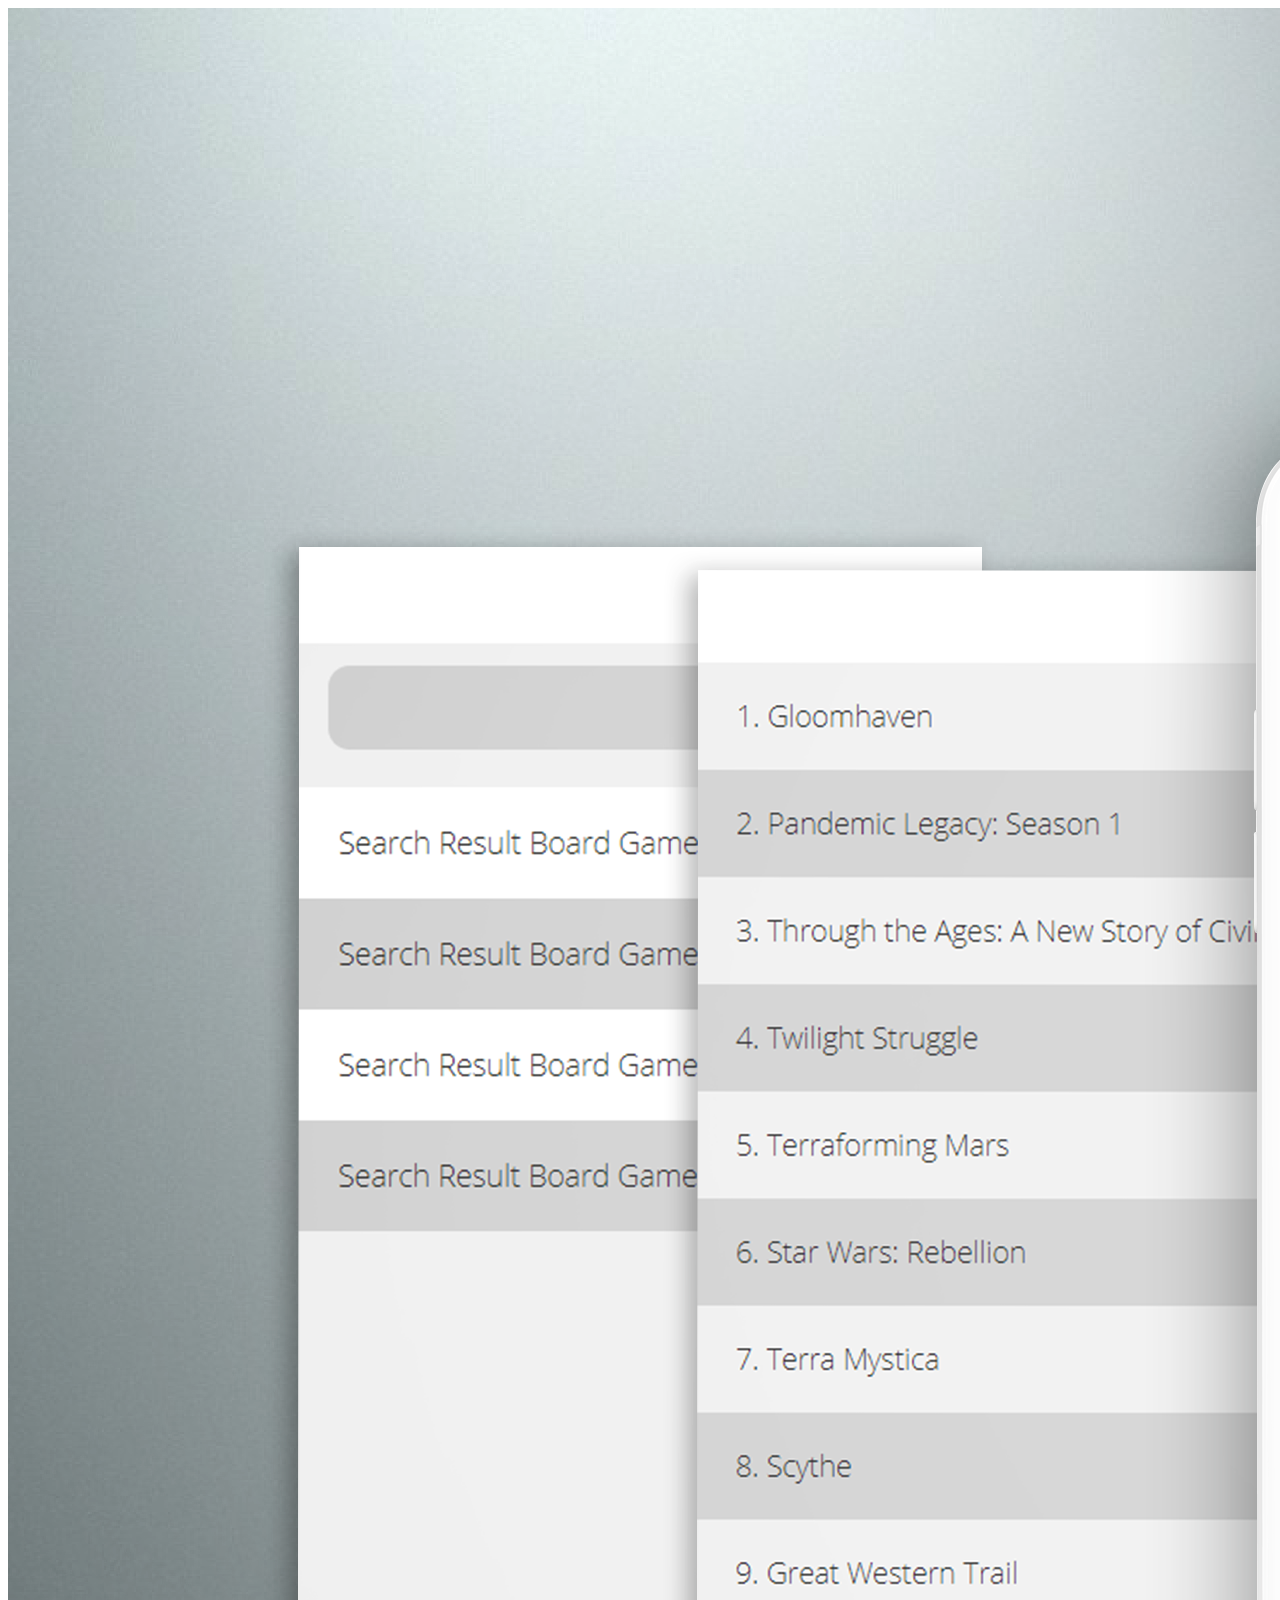
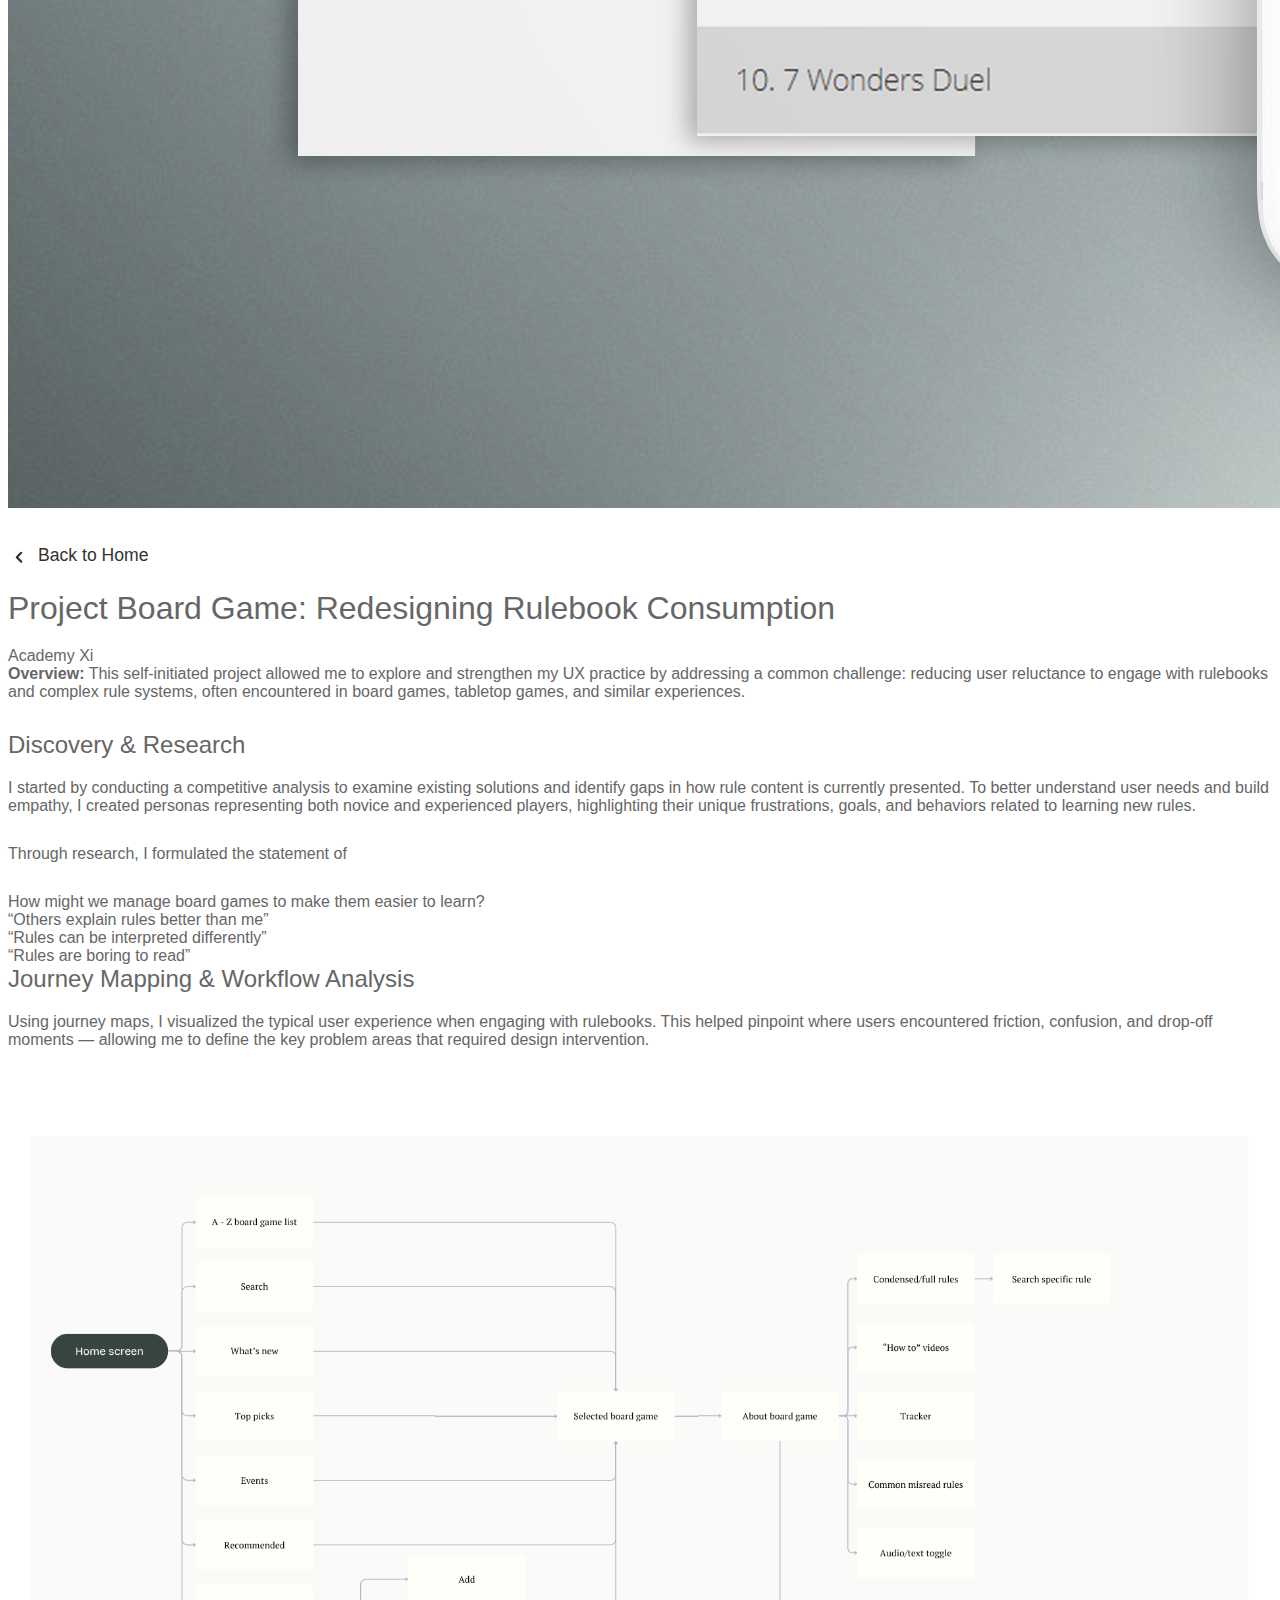
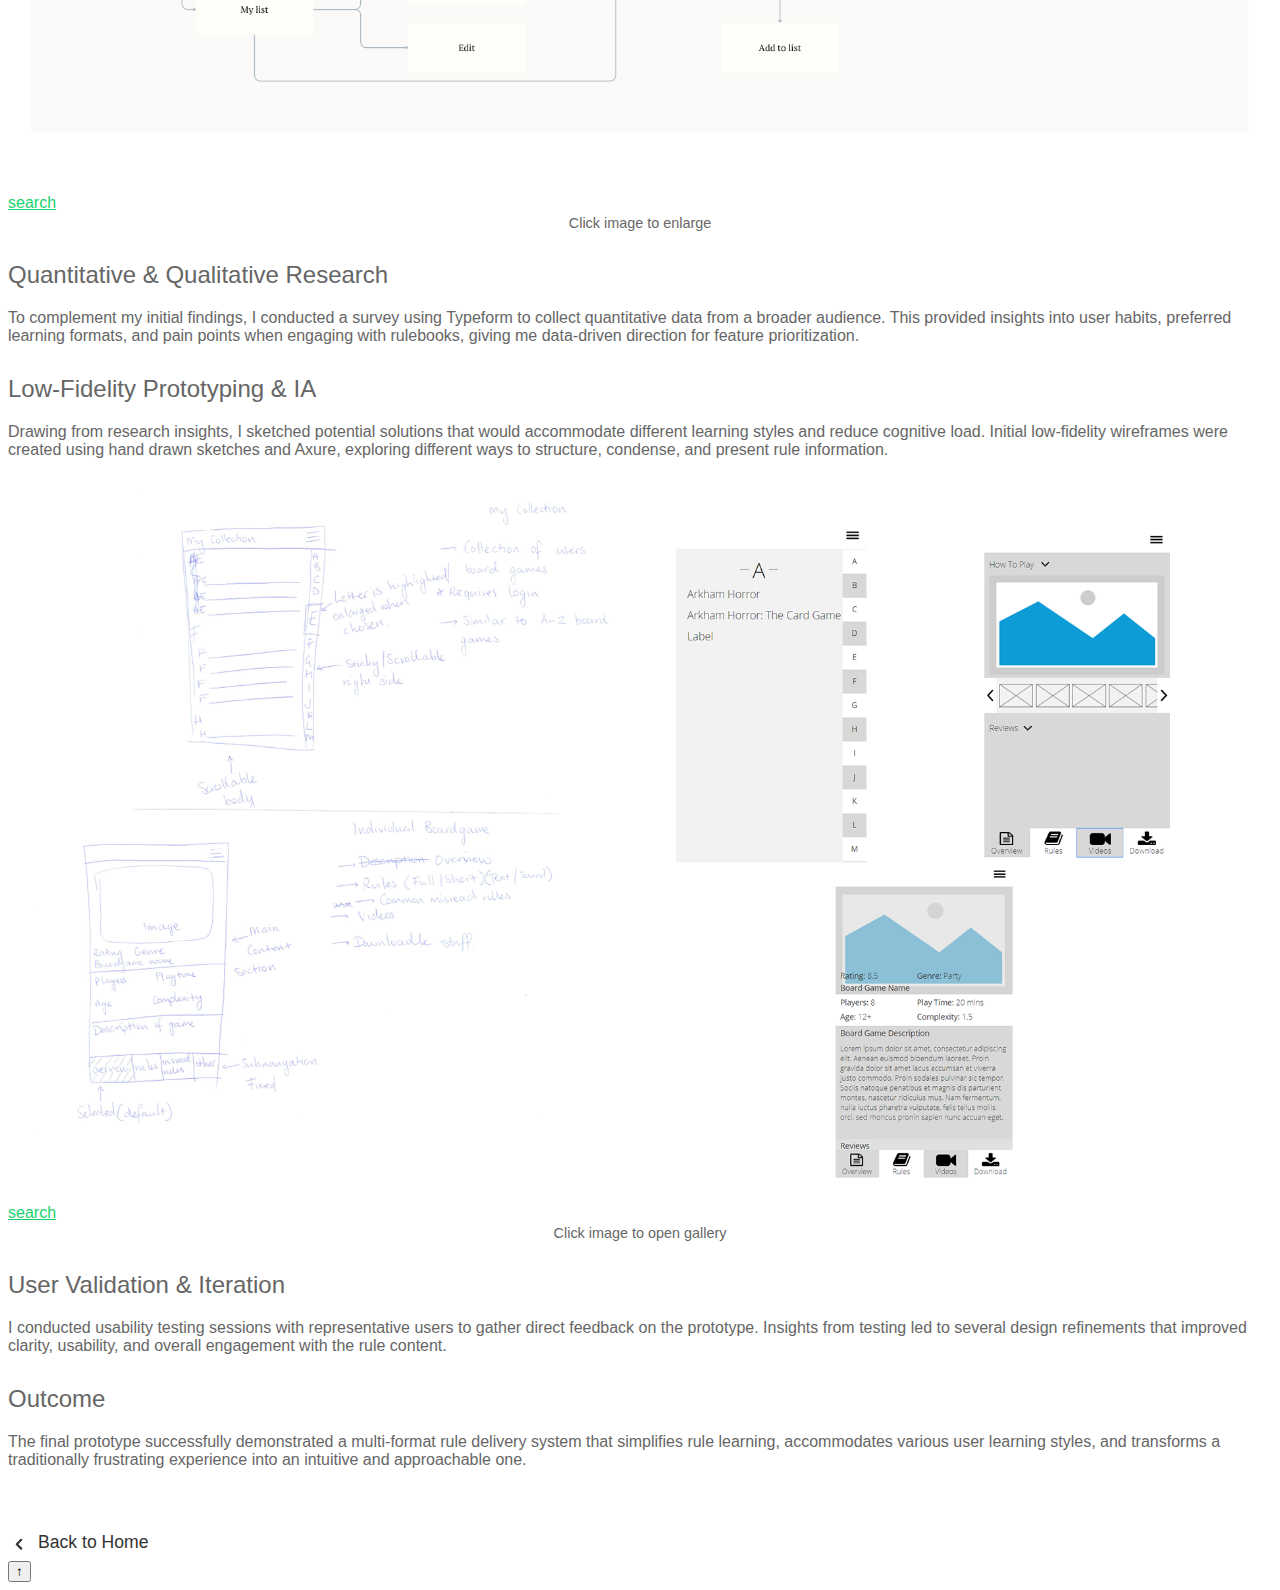
<file: docs/board-game.html>
<!DOCTYPE html>
<html lang="en">
<head>
  <meta charset="UTF-8">
  <title>Board Game App – Full Case Study</title>
  <link rel="icon" href="img/favicon/favicon.ico" type="image/x-icon">
  <link href="https://fonts.googleapis.com/css2?family=Inter:wght@300;400;600&display=swap" rel="stylesheet">
  <meta name="viewport" content="width=device-width, initial-scale=1.0">
  <link href="css/style.css" rel="stylesheet">
  <link href="https://fonts.googleapis.com/icon?family=Material+Icons" rel="stylesheet" />
  <link rel="stylesheet" href="https://cdn.jsdelivr.net/npm/@fancyapps/ui@4.0/dist/fancybox.css" />

</head>
<body>
  <img src="img/portfolio/board-game-app.png" alt="Project Board Game Hero" class="marquee-header-img">
  <div class="marquee-container">
    <a href="index.html" style="display: inline-flex; align-items: center; text-decoration: none; color: #333; font-size: 1.1rem; margin: 2rem 0 1.5rem 0;">
        <svg width="22" height="22" viewBox="0 0 20 20" fill="none" style="margin-right: 8px;">
        <path d="M12 16L8 12L12 8" stroke="#333" stroke-width="2" stroke-linecap="round" stroke-linejoin="round"/>
        </svg>
        Back to Home
    </a>
    <h1 class="marquee-title">Project Board Game: Redesigning Rulebook Consumption</h1>
    <div class="marquee-meta">Academy Xi</div>
    <div class="marquee-content">
      <p><strong>Overview:</strong> This self-initiated project allowed me to explore and strengthen my UX practice by addressing a common challenge: reducing user reluctance to engage with rulebooks and complex rule systems, often encountered in board games, tabletop games, and similar experiences.</p>
      
      <h2>Discovery &amp; Research</h2>
      <p>I started by conducting a competitive analysis to examine existing solutions and identify gaps in how rule content is currently presented. To better understand user needs and build empathy, I created personas representing both novice and experienced players, highlighting their unique frustrations, goals, and behaviors related to learning new rules.</p>
      <p>Through research, I formulated the statement of</p>

      <div class="hmw-speech">
        How might we manage board games to make them easier to learn?
      </div>

      <div class="quote-row">
        <div class="sticky-quote sticky-quote-tilt-up">
          “Others explain rules better than me”
        </div>
        <div class="sticky-quote sticky-quote-tilt-down">
          “Rules can be interpreted differently”
        </div>
      </div>

      <div class="quote-center">
        <div class="sticky-quote">
          “Rules are boring to read”
        </div>
      </div>

      <h2>Journey Mapping & Workflow Analysis</h2>
      <p>Using journey maps, I visualized the typical user experience when engaging with rulebooks. This helped pinpoint where users encountered friction, confusion, and drop-off moments — allowing me to define the key problem areas that required design intervention.</p>
      <!-- <img src="img/portfolio/user-flow-board-game.png" alt="User Flow diagram" style="width: 100%; border-radius: 8px; margin-top: 0.5rem;"> -->
      <div class="fancybox-gallery" style="margin-top: 1rem;">
          <a href="img/portfolio/user-flow-board-game.png" data-fancybox="userflow-gallery" data-caption="User Flow diagram">
            <img src="img/portfolio/user-flow-board-game.png" alt="User Flow diagram" style="width: 100%; border-radius: 8px;" />
            <span class="material-icons-overlay">search</span>
          </a>
      </div>
      <p style="text-align: center; font-size: 0.9rem; color: #666; margin-top: 0.2rem;">Click image to enlarge</p>

      <h2>Quantitative & Qualitative Research</h2>
      <p>To complement my initial findings, I conducted a survey using Typeform to collect quantitative data from a broader audience. This provided insights into user habits, preferred learning formats, and pain points when engaging with rulebooks, giving me data-driven direction for feature prioritization.</p>      

      <h2>Low-Fidelity Prototyping & IA</h2>
      <p>Drawing from research insights, I sketched potential solutions that would accommodate different learning styles and reduce cognitive load. Initial low-fidelity wireframes were created using hand drawn sketches and Axure, exploring different ways to structure, condense, and present rule information.</p>
      <!-- <img src="img/portfolio/low-fi.png" alt="Multiple images of Low-Fidelity Prototyping" style="width: 100%; border-radius: 8px; margin-top: 1.5rem;"> -->
      <div class="fancybox-gallery" style="margin-top: 1rem;">
        <a href="img/portfolio/low-fi.png" data-fancybox="low-fi-gallery" data-caption="Marquee overview – high-fidelity UI">
          <img src="img/portfolio/low-fi.png" alt="Multiple images of Marquee UI" style="width: 100%; border-radius: 8px;" />
          <span class="material-icons-overlay">search</span>
        </a>
        <a href="img/portfolio/board-game-01.png" data-fancybox="low-fi-gallery" data-caption="Search list"></a>
        <a href="img/portfolio/board-game-02.png" data-fancybox="low-fi-gallery" data-caption="How to play videos"></a>
        <a href="img/portfolio/boardgame-03.png" data-fancybox="low-fi-gallery" data-caption="About board game"></a>
        <a href="img/portfolio/wireframe-sketches-01.png" data-fancybox="low-fi-gallery" data-caption="Annoted search list"></a>
        <a href="img/portfolio/wireframe-sketches-07.png" data-fancybox="low-fi-gallery" data-caption="Annotaed about board game"></a>
      </div>
      <p style="text-align: center; font-size: 0.9rem; color: #666; margin-top: 0.2rem;">Click image to open gallery</p>

      <!-- <h2>High-Fidelity UI Design</h2>
      <p>The most promising design concepts were developed into high-fidelity, interactive prototypes using Axure. The solution evolved into an application-based database that offered multiple formats for rule consumption — including shortened text summaries, audio narration, and video tutorials — providing users with flexible ways to learn based on their preferences.</p> -->

      <h2>User Validation & Iteration</h2>
      <p>I conducted usability testing sessions with representative users to gather direct feedback on the prototype. Insights from testing led to several design refinements that improved clarity, usability, and overall engagement with the rule content.</p>

      <h2>Outcome</h2>
      <p>The final prototype successfully demonstrated a multi-format rule delivery system that simplifies rule learning, accommodates various user learning styles, and transforms a traditionally frustrating experience into an intuitive and approachable one.</p>
    </div>
          <a href="index.html" style="display: inline-flex; align-items: center; text-decoration: none; color: #333; font-size: 1.1rem; margin: 2rem 0 0.5rem 0;">
        <svg width="22" height="22" viewBox="0 0 20 20" fill="none" style="margin-right: 8px;">
        <path d="M12 16L8 12L12 8" stroke="#333" stroke-width="2" stroke-linecap="round" stroke-linejoin="round"/>
        </svg>
        Back to Home
    </a>
  </div>

  <button id="backToTop" title="Back to Top">↑</button>

  <script>
    const backToTopButton = document.getElementById("backToTop");

    window.addEventListener("scroll", () => {
      if (window.scrollY > 300) {
        backToTopButton.style.opacity = "1";
        backToTopButton.style.visibility = "visible";
      } else {
        backToTopButton.style.opacity = "0";
        backToTopButton.style.visibility = "hidden";
      }
    });

    backToTopButton.addEventListener("click", () => {
      window.scrollTo({
        top: 0,
        behavior: "smooth"
      });
    });
  </script>
  <script src="https://cdn.jsdelivr.net/npm/@fancyapps/ui@4.0/dist/fancybox.umd.js"></script>
  <script>
      Fancybox.bind("[data-fancybox]", {
        // Optional config
      });
  </script>

</body>
</html>
</file>
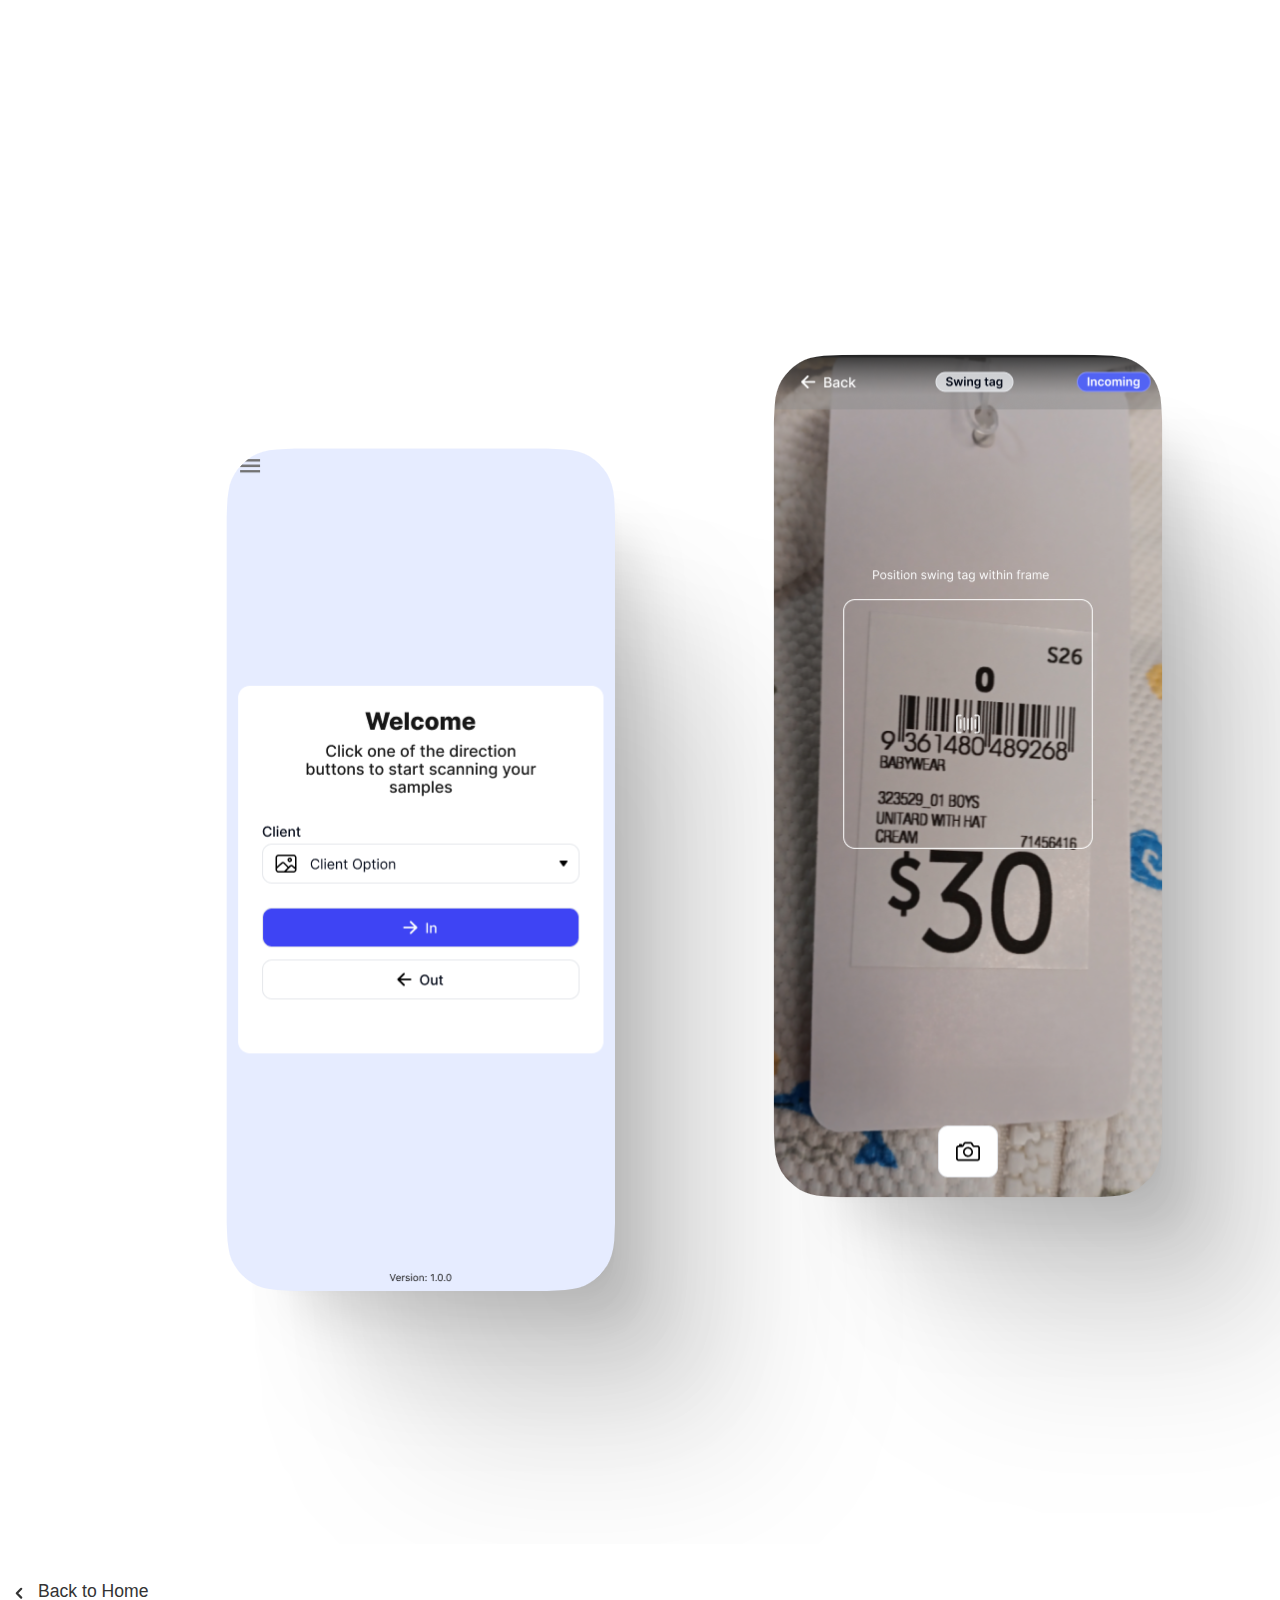
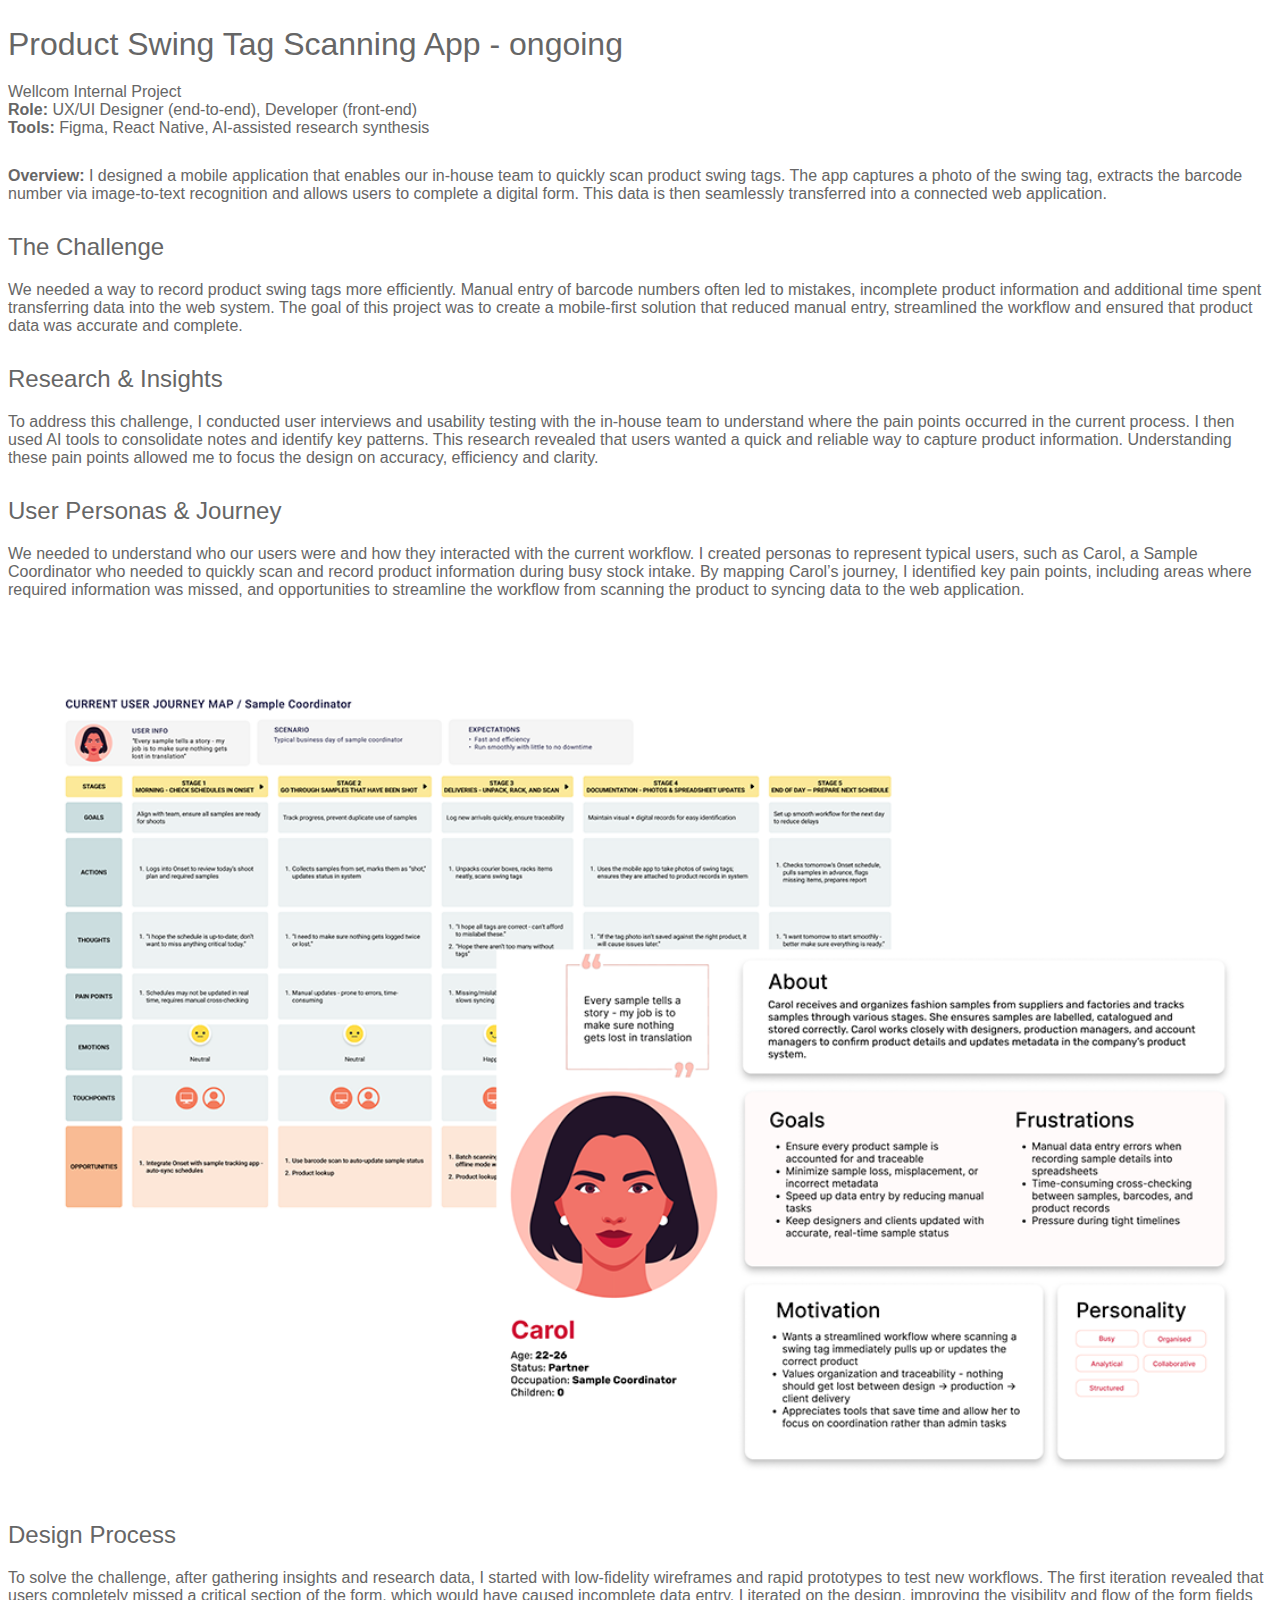
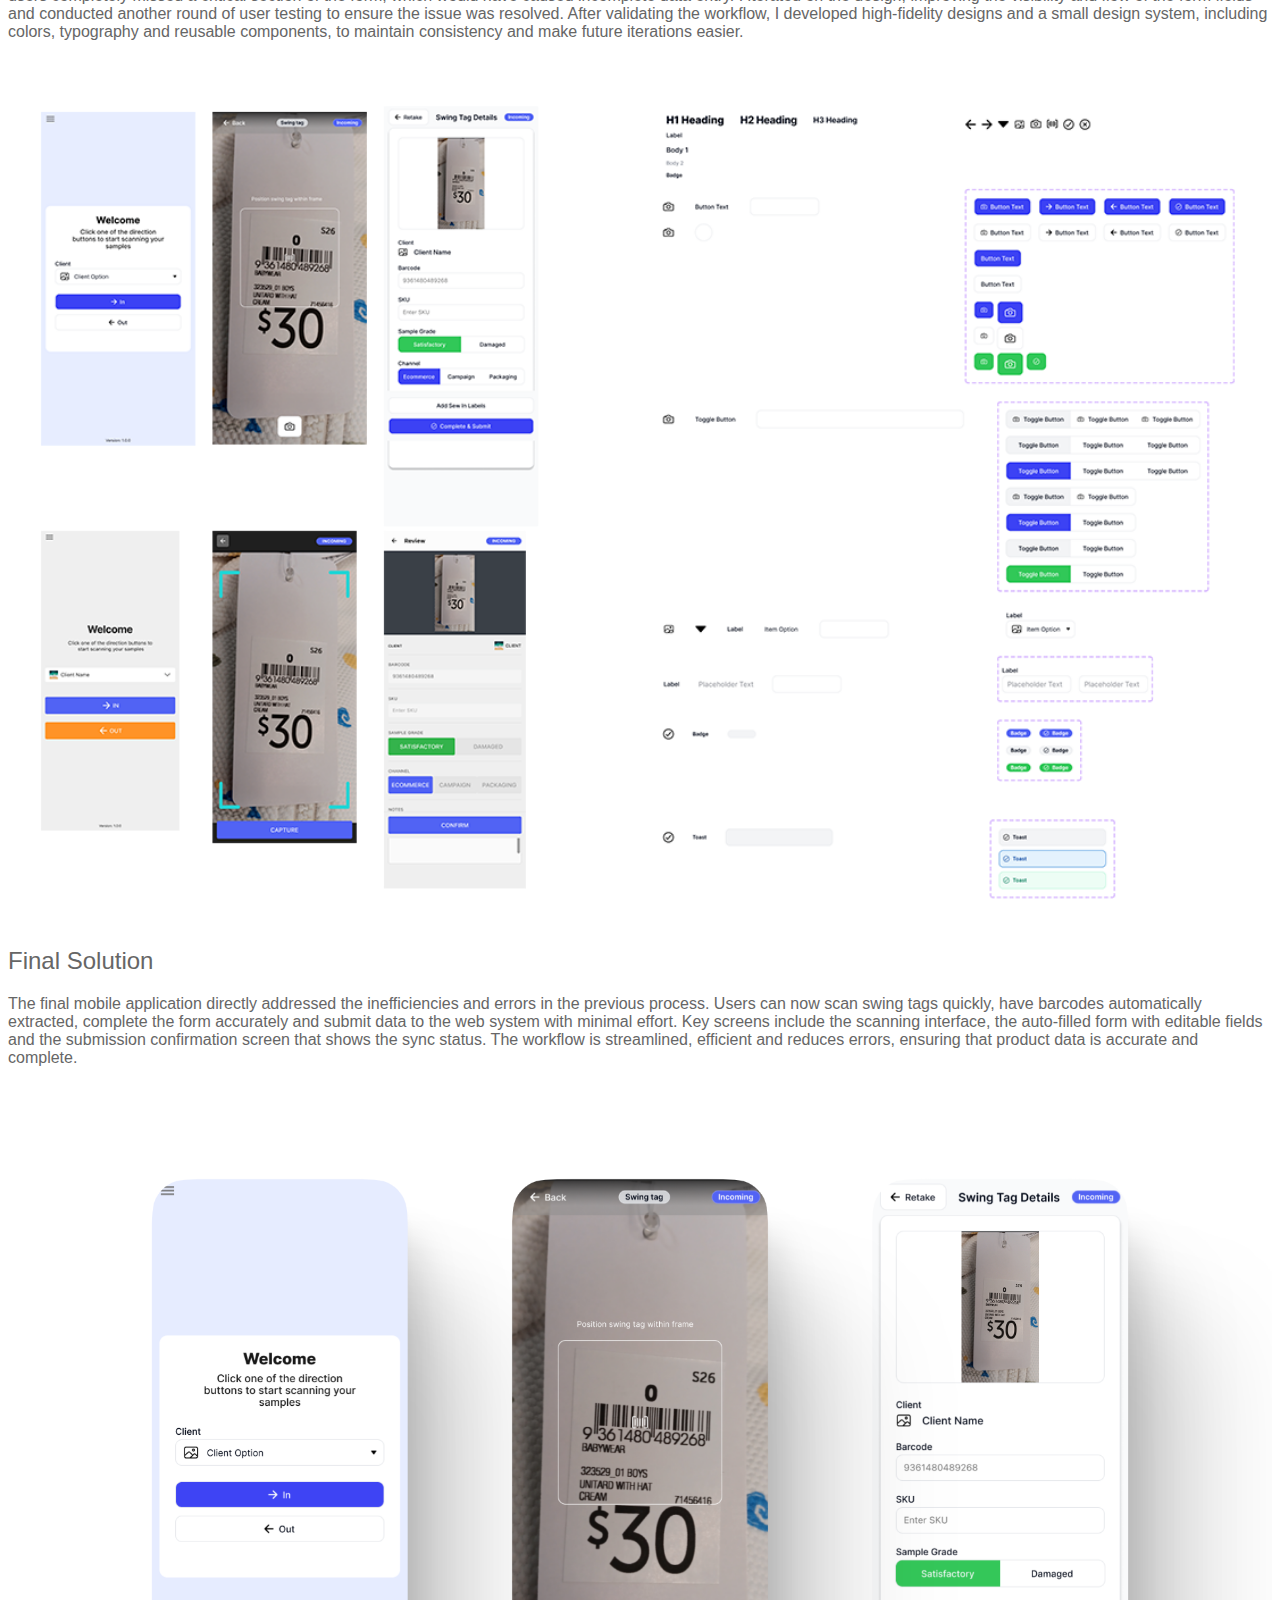
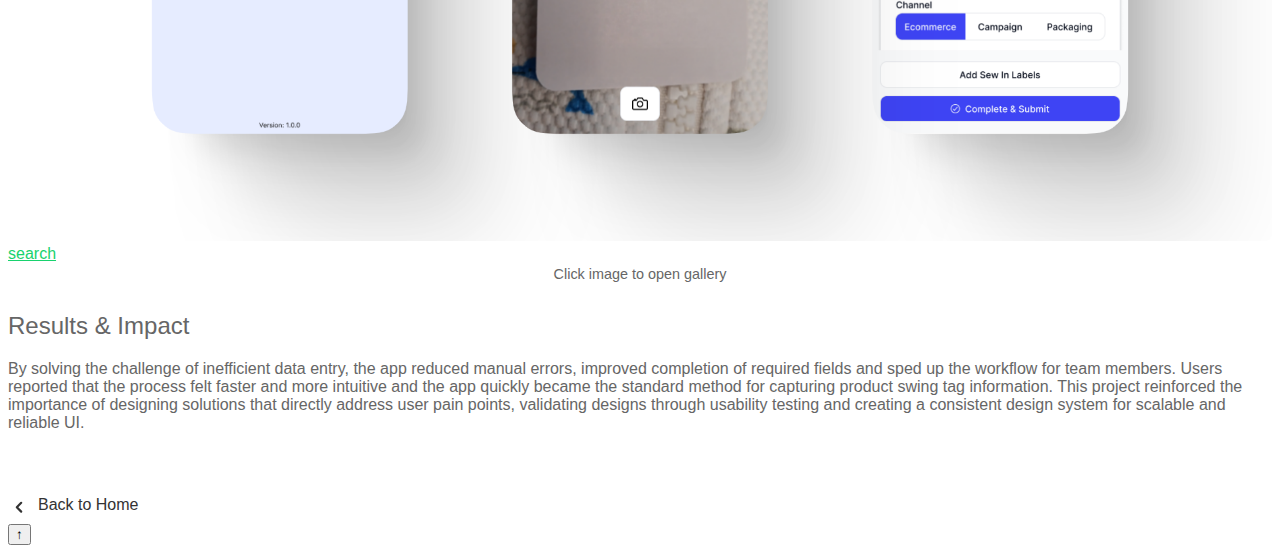
<file: docs/groundcrew.html>
<!DOCTYPE html>
<html lang="en">
  <head>
    <meta charset="UTF-8">
    <title>Product Swing Tag Scanning App - Case Study</title>
    <link rel="icon" href="img/favicon/favicon.ico" type="image/x-icon">
    <link href="https://fonts.googleapis.com/css2?family=Inter:wght@300;400;600&display=swap" rel="stylesheet">
    <meta name="viewport" content="width=device-width, initial-scale=1.0">
    <link href="css/style.css" rel="stylesheet">
    <link rel="stylesheet" href="https://cdn.jsdelivr.net/npm/@fancyapps/ui@4.0/dist/fancybox.css" />
    <link href="https://fonts.googleapis.com/icon?family=Material+Icons" rel="stylesheet">

  </head>
  <body>
    <img src="img/portfolio/groundcrew_home.png" alt="Groundcrew Hero" class="marquee-header-img">
    <div class="marquee-container">
      <a href="index.html" style="display: inline-flex; align-items: center; text-decoration: none; color: #333; font-size: 1.1rem; margin: 2rem 0 1.5rem 0;">
          <svg width="22" height="22" viewBox="0 0 20 20" fill="none" style="margin-right: 8px;">
          <path d="M12 16L8 12L12 8" stroke="#333" stroke-width="2" stroke-linecap="round" stroke-linejoin="round"/>
          </svg>
          Back to Home
      </a>
      <h1 class="marquee-title">Product Swing Tag Scanning App - ongoing</h1>
      <div class="marquee-meta">Wellcom Internal Project</div>
      <div class="marquee-content">
        <p>
          <strong>Role:</strong> UX/UI Designer (end-to-end), Developer (front-end)<br>
          <strong>Tools:</strong> Figma, React Native, AI-assisted research synthesis
        </p>
        <p>
          <strong>Overview:</strong> I designed a mobile application that enables our in-house team to quickly scan product swing tags. The app captures a photo of the swing tag, extracts the barcode number via image-to-text recognition and allows users to complete a digital form. This data is then seamlessly transferred into a connected web application.
        </p>

        <h2>The Challenge</h2>
        <p>We needed a way to record product swing tags more efficiently. Manual entry of barcode numbers often led to mistakes, incomplete product information and additional time spent transferring data into the web system. The goal of this project was to create a mobile-first solution that reduced manual entry, streamlined the workflow and ensured that product data was accurate and complete.</p>

        <h2>Research & Insights</h2>
        <p>To address this challenge, I conducted user interviews and usability testing with the in-house team to understand where the pain points occurred in the current process. I then used AI tools to consolidate notes and identify key patterns. This research revealed that users wanted a quick and reliable way to capture product information. Understanding these pain points allowed me to focus the design on accuracy, efficiency and clarity.</p>

        <h2>User Personas & Journey</h2>
        <p>We needed to understand who our users were and how they interacted with the current workflow. I created personas to represent typical users, such as Carol, a Sample Coordinator who needed to quickly scan and record product information during busy stock intake. By mapping Carol’s journey, I identified key pain points, including areas where required information was missed, and opportunities to streamline the workflow from scanning the product to syncing data to the web application.</p>
        <img src="img/portfolio/groundcrew-user-research.png" alt="Groundcrew user research showing user journey and persona" style="width: 100%; border-radius: 8px; margin-top: 1rem;">

        <h2>Design Process</h2>
        <p>To solve the challenge, after gathering insights and research data, I started with low-fidelity wireframes and rapid prototypes to test new workflows. The first iteration revealed that users completely missed a critical section of the form, which would have caused incomplete data entry. I iterated on the design, improving the visibility and flow of the form fields and conducted another round of user testing to ensure the issue was resolved. After validating the workflow, I developed high-fidelity designs and a small design system, including colors, typography and reusable components, to maintain consistency and make future iterations easier.</p>
        <img src="img/portfolio/design-system-research.png" alt="Groundcrew design process showing wireframes, prototypes and design style" style="width: 100%; border-radius: 8px;">

        <h2>Final Solution</h2>
        <p>The final mobile application directly addressed the inefficiencies and errors in the previous process. Users can now scan swing tags quickly, have barcodes automatically extracted, complete the form accurately and submit data to the web system with minimal effort. Key screens include the scanning interface, the auto-filled form with editable fields and the submission confirmation screen that shows the sync status. The workflow is streamlined, efficient and reduces errors, ensuring that product data is accurate and complete.</p>
        <div class="fancybox-gallery" style="margin-top: 1rem;">
          <a href="img/portfolio/groundcrew-final.png" data-fancybox="groundcrew-gallery" data-caption="Groundcrew overview – high-fidelity UI">
            <img src="img/portfolio/groundcrew-final.png" alt="Multiple images of Groundcrew UI" style="width: 100%; border-radius: 8px;" />
            <span class="material-icons-overlay">search</span>
          </a>
          <a href="img/portfolio/gc-initial.png" data-fancybox="groundcrew-gallery" data-caption="Initial Screen"></a>
          <a href="img/portfolio/gc-in-capture.png" data-fancybox="groundcrew-gallery" data-caption="Incoming Capture Screen"></a>
          <a href="img/portfolio/gc-in-capture-confirm.png" data-fancybox="groundcrew-gallery" data-caption="Incoming Capture Confirm Screen"></a>
          <a href="img/portfolio/gc-sew-in-confirm.png" data-fancybox="groundcrew-gallery" data-caption="Extra Add Sew-In Label Screen"></a>
          <a href="img/portfolio/gc-sew-in.png" data-fancybox="groundcrew-gallery" data-caption="Extra Sew-In Label Capture Screen"></a>
          <a href="img/portfolio/gc-sew-in-confirm-w-image.png" data-fancybox="groundcrew-gallery" data-caption="Extra Image Sew-In Label Capture Screen"></a>
          <a href="img/portfolio/gc-sew-in-more.png" data-fancybox="groundcrew-gallery" data-caption="Extra More Sew-In Label Capture Screen"></a>
        </div>
        <p style="text-align: center; font-size: 0.9rem; color: #666; margin-top: 0.2rem;">Click image to open gallery</p>

        <h2>Results & Impact</h2>
        <p>By solving the challenge of inefficient data entry, the app reduced manual errors, improved completion of required fields and sped up the workflow for team members. Users reported that the process felt faster and more intuitive and the app quickly became the standard method for capturing product swing tag information. This project reinforced the importance of designing solutions that directly address user pain points, validating designs through usability testing and creating a consistent design system for scalable and reliable UI.</p>
      </div>

      <a href="index.html" style="display: inline-flex; align-items: center; text-decoration: none; color: #333; font-size: 1rem; margin: 2rem 0 0.5rem 0;">
          <svg width="22" height="22" viewBox="0 0 20 20" fill="none" style="margin-right: 8px;">
          <path d="M12 16L8 12L12 8" stroke="#333" stroke-width="2" stroke-linecap="round" stroke-linejoin="round"/>
          </svg>
          Back to Home
      </a>
    </div>

    <button id="backToTop" title="Back to Top">↑</button>

    <script>
      const backToTopButton = document.getElementById("backToTop");

      window.addEventListener("scroll", () => {
        if (window.scrollY > 300) {
          backToTopButton.style.opacity = "1";
          backToTopButton.style.visibility = "visible";
        } else {
          backToTopButton.style.opacity = "0";
          backToTopButton.style.visibility = "hidden";
        }
      });

      backToTopButton.addEventListener("click", () => {
        window.scrollTo({
          top: 0,
          behavior: "smooth"
        });
      });
    </script>

    <script src="https://cdn.jsdelivr.net/npm/@fancyapps/ui@4.0/dist/fancybox.umd.js"></script>
    <script>
      Fancybox.bind("[data-fancybox]", {
        // Optional config
      });
    </script>


  </body>

</html>
</file>
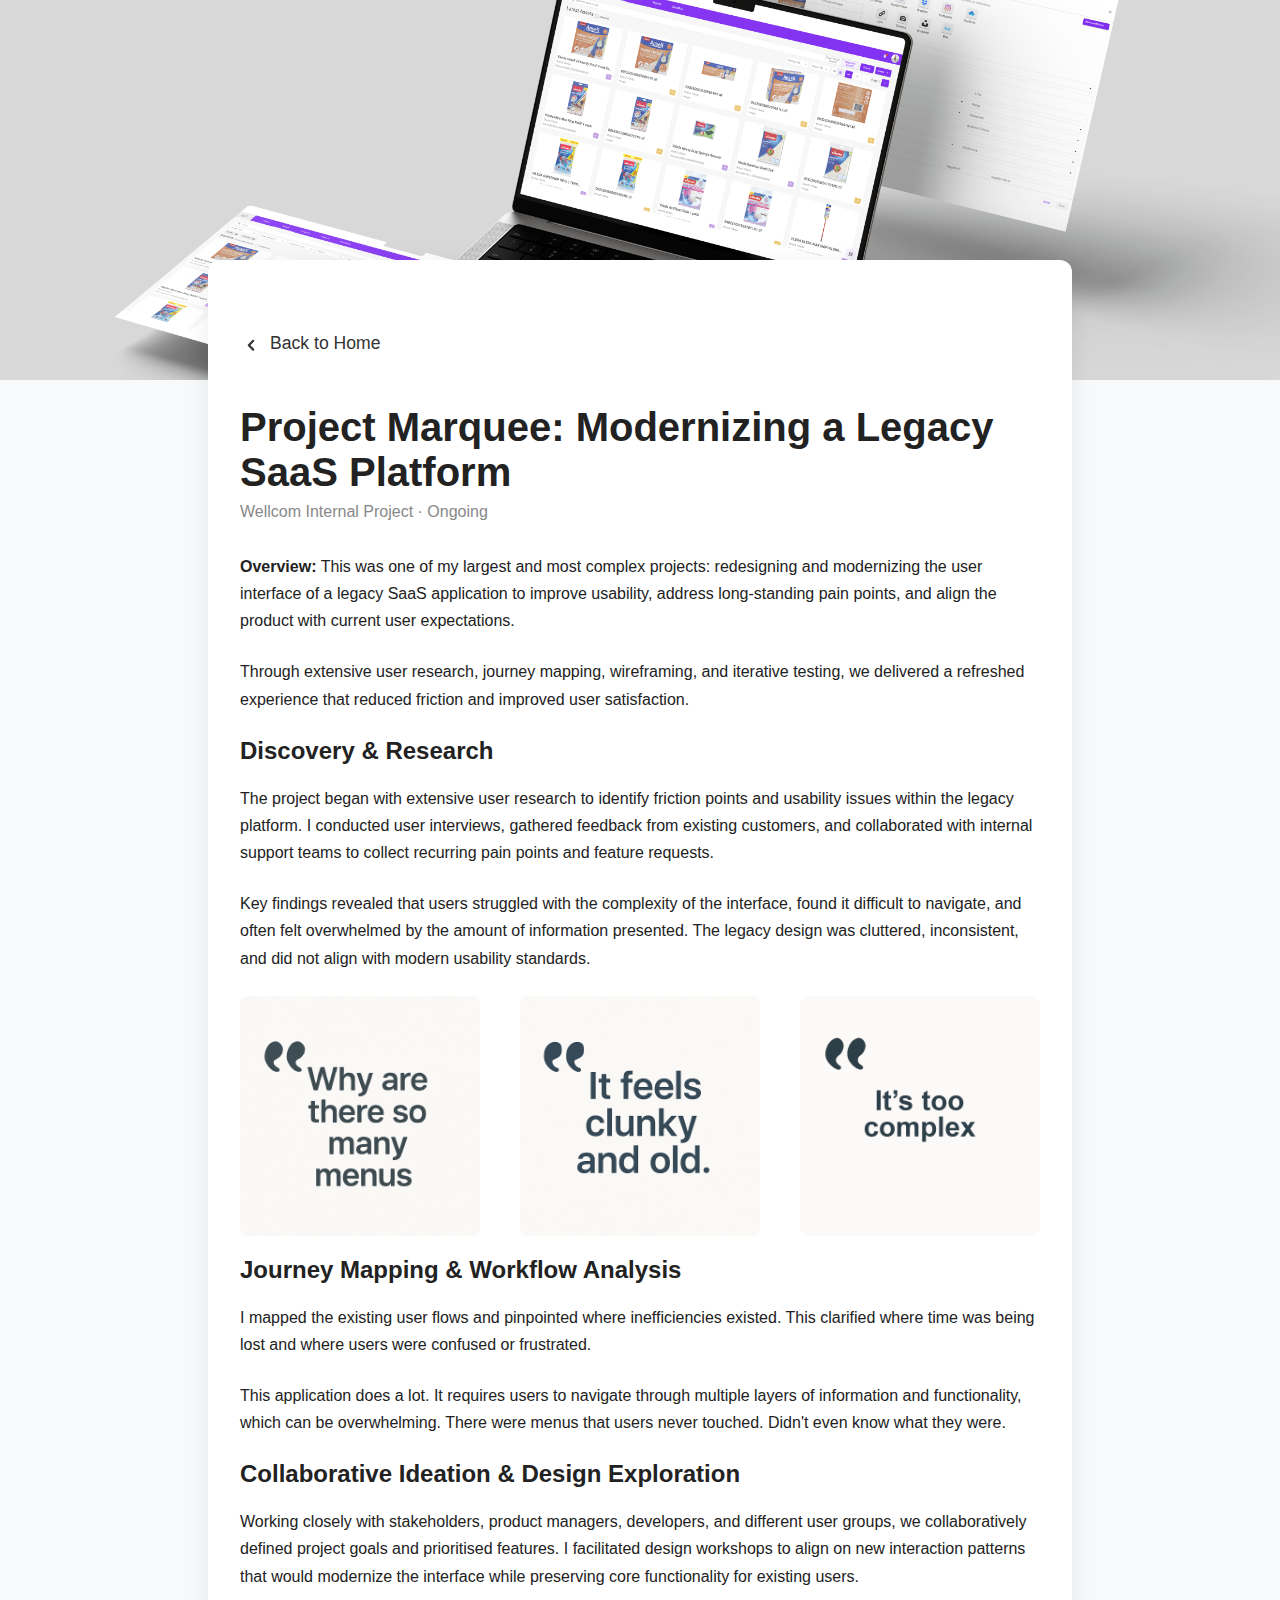
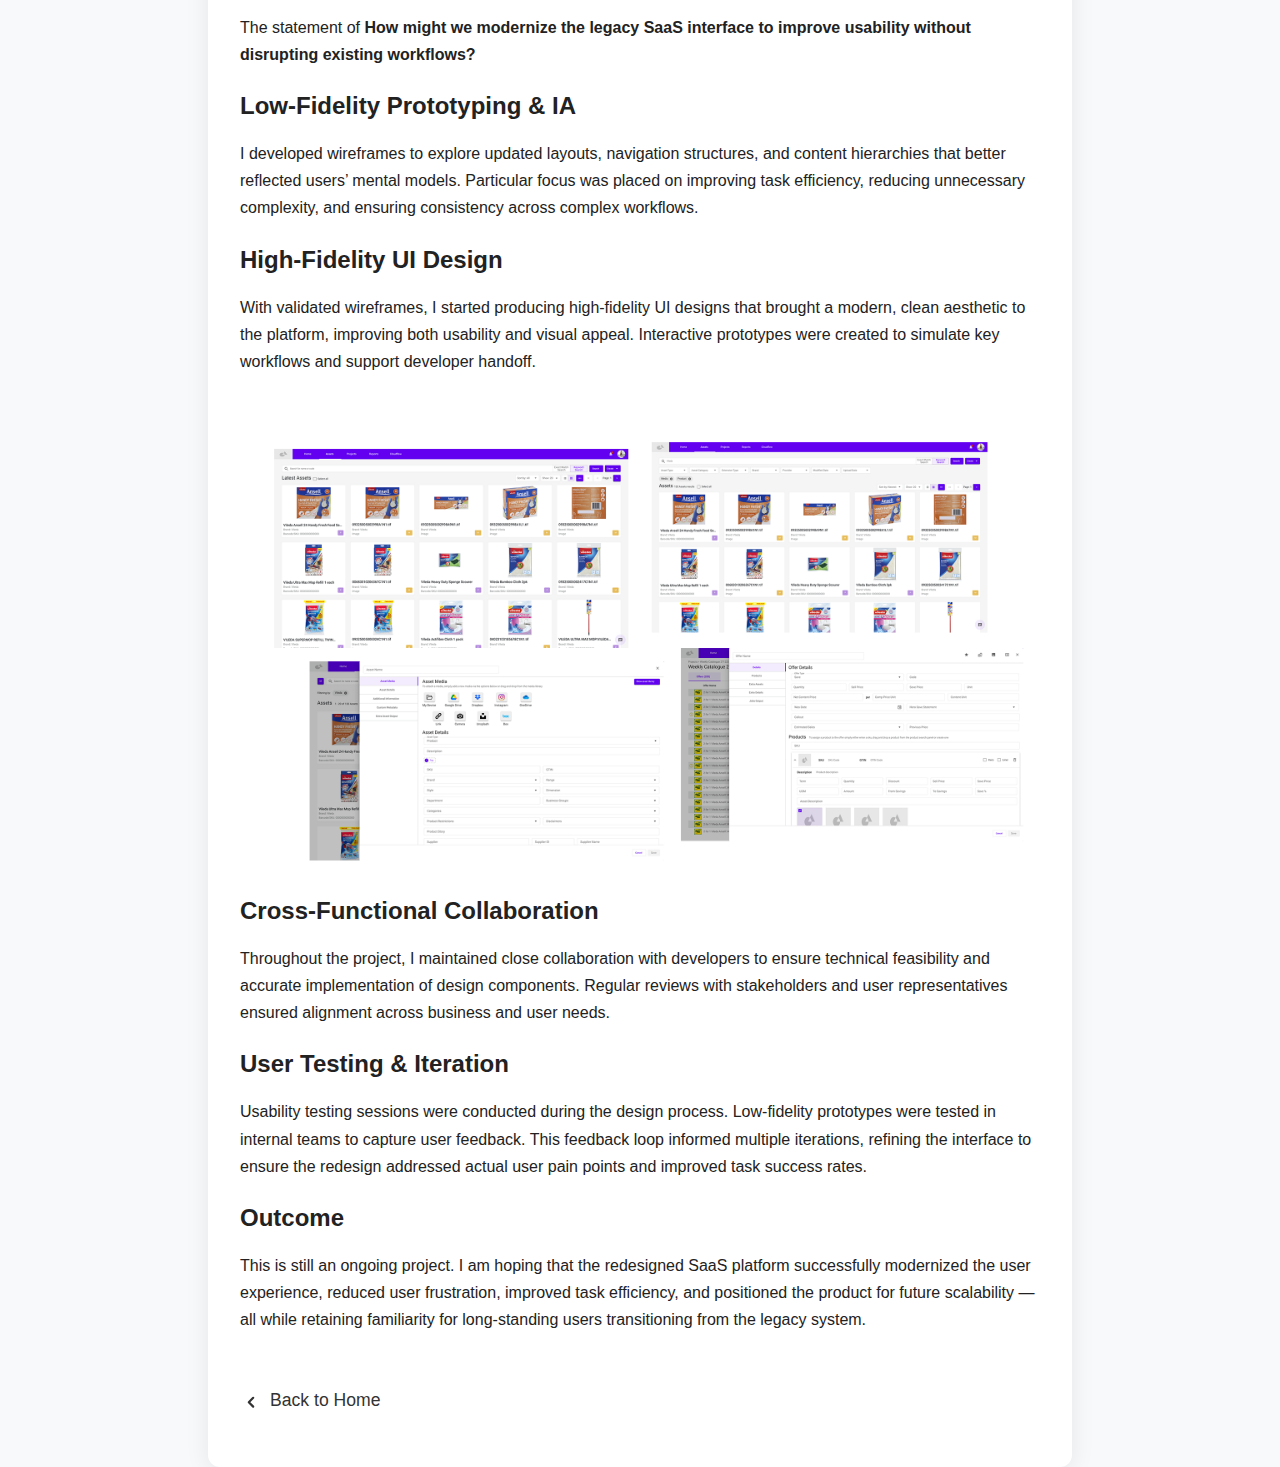
<file: docs/marquee.html>
<!DOCTYPE html>
<html lang="en">
<head>
  <meta charset="UTF-8">
  <title>Project Marquee – Case Study</title>
  <link rel="icon" href="img/favicon/favicon.ico" type="image/x-icon">
  <meta name="viewport" content="width=device-width, initial-scale=1.0">
  <style>
    body {
      font-family: 'Inter', Arial, sans-serif;
      background: #f8f9fa;
      color: #222;
      margin: 0;
      padding: 0;
    }
    .marquee-header-img {
      width: 100%;
      max-height: 380px;
      object-fit: cover;
      display: block;
    }
    .marquee-container {
      max-width: 800px;
      margin: -120px auto 0 auto;
      background: #fff;
      border-radius: 12px;
      box-shadow: 0 4px 24px rgba(0,0,0,0.08);
      padding: 2.5rem 2rem 3rem 2rem;
      position: relative;
      z-index: 2;
    }
    .marquee-title {
      font-size: 2.5rem;
      font-weight: 700;
      margin-bottom: 0.5rem;
    }
    .marquee-meta {
      color: #888;
      font-size: 1rem;
      margin-bottom: 2rem;
    }
    .marquee-content p {
      line-height: 1.7;
      margin-bottom: 1.5rem;
    }
    @media (max-width: 600px) {
      .marquee-container {
        padding: 1.2rem 0.7rem 2rem 0.7rem;
        margin-top: -60px;
      }
      .marquee-title {
        font-size: 1.5rem;
      }
      .marquee-header-img {
        max-height: 180px;
      }
    }
  </style>
</head>
<body>
  <img src="img/portfolio/marquee-laptop-mockup.png" alt="Project Marquee Hero" class="marquee-header-img">
  <div class="marquee-container">
    <a href="index.html" style="display: inline-flex; align-items: center; text-decoration: none; color: #333; font-size: 1.1rem; margin: 2rem 0 1.5rem 0;">
        <svg width="22" height="22" viewBox="0 0 20 20" fill="none" style="margin-right: 8px;">
        <path d="M12 16L8 12L12 8" stroke="#333" stroke-width="2" stroke-linecap="round" stroke-linejoin="round"/>
        </svg>
        Back to Home
    </a>
    <h1 class="marquee-title">Project Marquee: Modernizing a Legacy SaaS Platform</h1>
    <div class="marquee-meta">Wellcom Internal Project &middot; Ongoing</div>
    <div class="marquee-content">
      <p><strong>Overview:</strong> This was one of my largest and most complex projects: redesigning and modernizing the user interface of a legacy SaaS application to improve usability, address long-standing pain points, and align the product with current user expectations.</p>
      <p>Through extensive user research, journey mapping, wireframing, and iterative testing, we delivered a refreshed experience that reduced friction and improved user satisfaction.</p>
      
      <h2>Discovery &amp; Research</h2>
      <p>The project began with extensive user research to identify friction points and usability issues within the legacy platform. I conducted user interviews, gathered feedback from existing customers, and collaborated with internal support teams to collect recurring pain points and feature requests.</p>
      <p>Key findings revealed that users struggled with the complexity of the interface, found it difficult to navigate, and often felt overwhelmed by the amount of information presented. The legacy design was cluttered, inconsistent, and did not align with modern usability standards.</p>
      <div style="display: flex; justify-content: space-between; margin-top: 1.5rem;">
        <img src="img/portfolio/many-menus.png" alt="Pain point 1" style="width: 30%; border-radius: 8px; ">
        <img src="img/portfolio/clunky-old.png" alt="Pain point 2" style="width: 30%; border-radius: 8px; ">
        <img src="img/portfolio/complex.png" alt="Pain point 3" style="width: 30%; border-radius: 8px; ">
      </div>

      <h2>Journey Mapping & Workflow Analysis</h2>
      <p>I mapped the existing user flows and pinpointed where inefficiencies existed. This clarified where time was being lost and where users were confused or frustrated.</p>
      <p>This application does a lot. It requires users to navigate through multiple layers of information and functionality, which can be overwhelming. There were menus that users never touched. Didn't even know what they were.</p>
      
      <h2>Collaborative Ideation & Design Exploration</h2>
      <p>Working closely with stakeholders, product managers, developers, and different user groups, we collaboratively defined project goals and prioritised features. I facilitated design workshops to align on new interaction patterns that would modernize the interface while preserving core functionality for existing users.</p>
      <p>The statement of <span style="font-weight: 600;">How might we modernize the legacy SaaS interface to improve usability without disrupting existing workflows?</span></p>

      <h2>Low-Fidelity Prototyping & IA</h2>
      <p>I developed wireframes to explore updated layouts, navigation structures, and content hierarchies that better reflected users’ mental models. Particular focus was placed on improving task efficiency, reducing unnecessary complexity, and ensuring consistency across complex workflows.</p>

      <h2>High-Fidelity UI Design</h2>
      <p>With validated wireframes, I started producing high-fidelity UI designs that brought a modern, clean aesthetic to the platform, improving both usability and visual appeal. Interactive prototypes were created to simulate key workflows and support developer handoff.</p>
      <img src="img/portfolio/marquee-designs.png" alt="Multiple images of Marquee UI" style="width: 100%; border-radius: 8px; margin-top: 1.5rem;">

      <h2>Cross-Functional Collaboration</h2>
      <p>Throughout the project, I maintained close collaboration with developers to ensure technical feasibility and accurate implementation of design components. Regular reviews with stakeholders and user representatives ensured alignment across business and user needs.</p>

      <h2>User Testing & Iteration</h2>
      <p>Usability testing sessions were conducted during the design process. Low-fidelity prototypes were tested in internal teams to capture user feedback. This feedback loop informed multiple iterations, refining the interface to ensure the redesign addressed actual user pain points and improved task success rates.</p>

      <h2>Outcome</h2>
      <p>This is still an ongoing project. I am hoping that the redesigned SaaS platform successfully modernized the user experience, reduced user frustration, improved task efficiency, and positioned the product for future scalability — all while retaining familiarity for long-standing users transitioning from the legacy system.</p>
    </div>

    <a href="index.html" style="display: inline-flex; align-items: center; text-decoration: none; color: #333; font-size: 1.1rem; margin: 2rem 0 0.5rem 0;">
        <svg width="22" height="22" viewBox="0 0 20 20" fill="none" style="margin-right: 8px;">
        <path d="M12 16L8 12L12 8" stroke="#333" stroke-width="2" stroke-linecap="round" stroke-linejoin="round"/>
        </svg>
        Back to Home
    </a>
  </div>
</body>
</html>
</file>
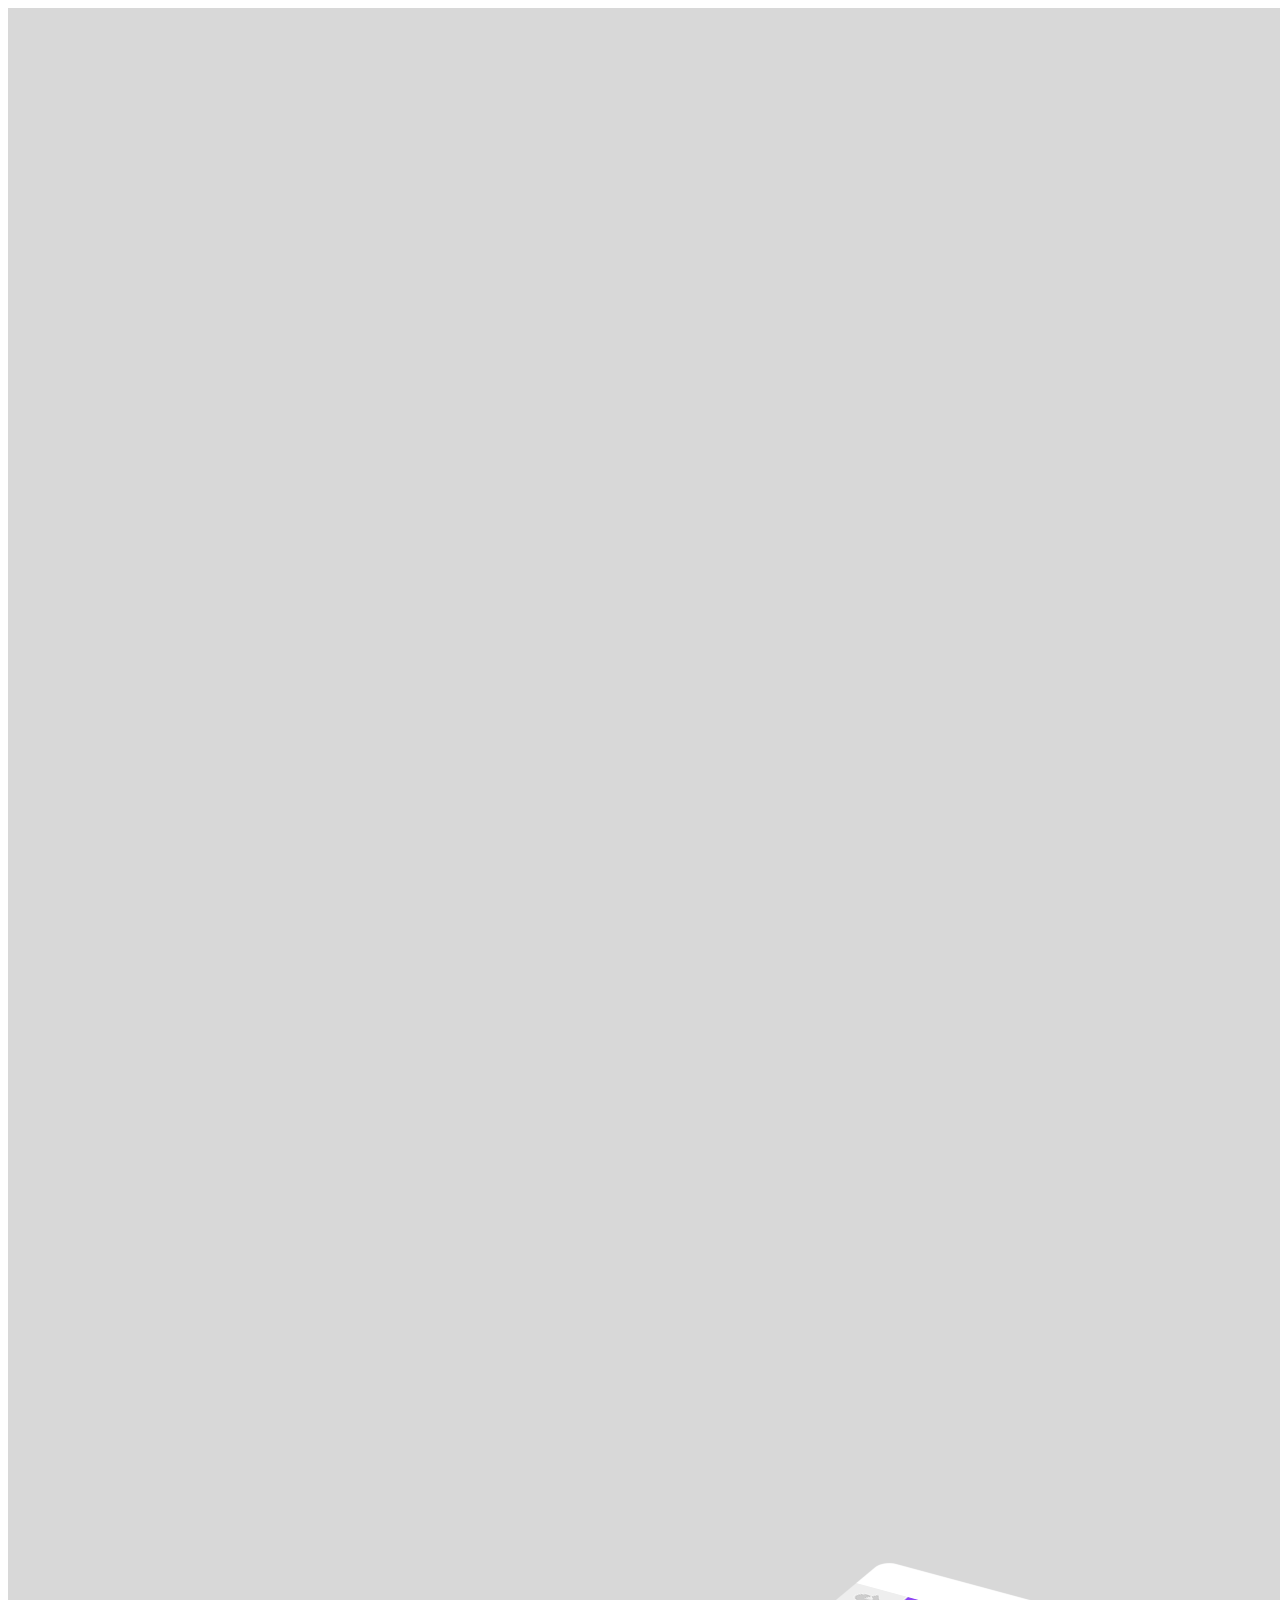
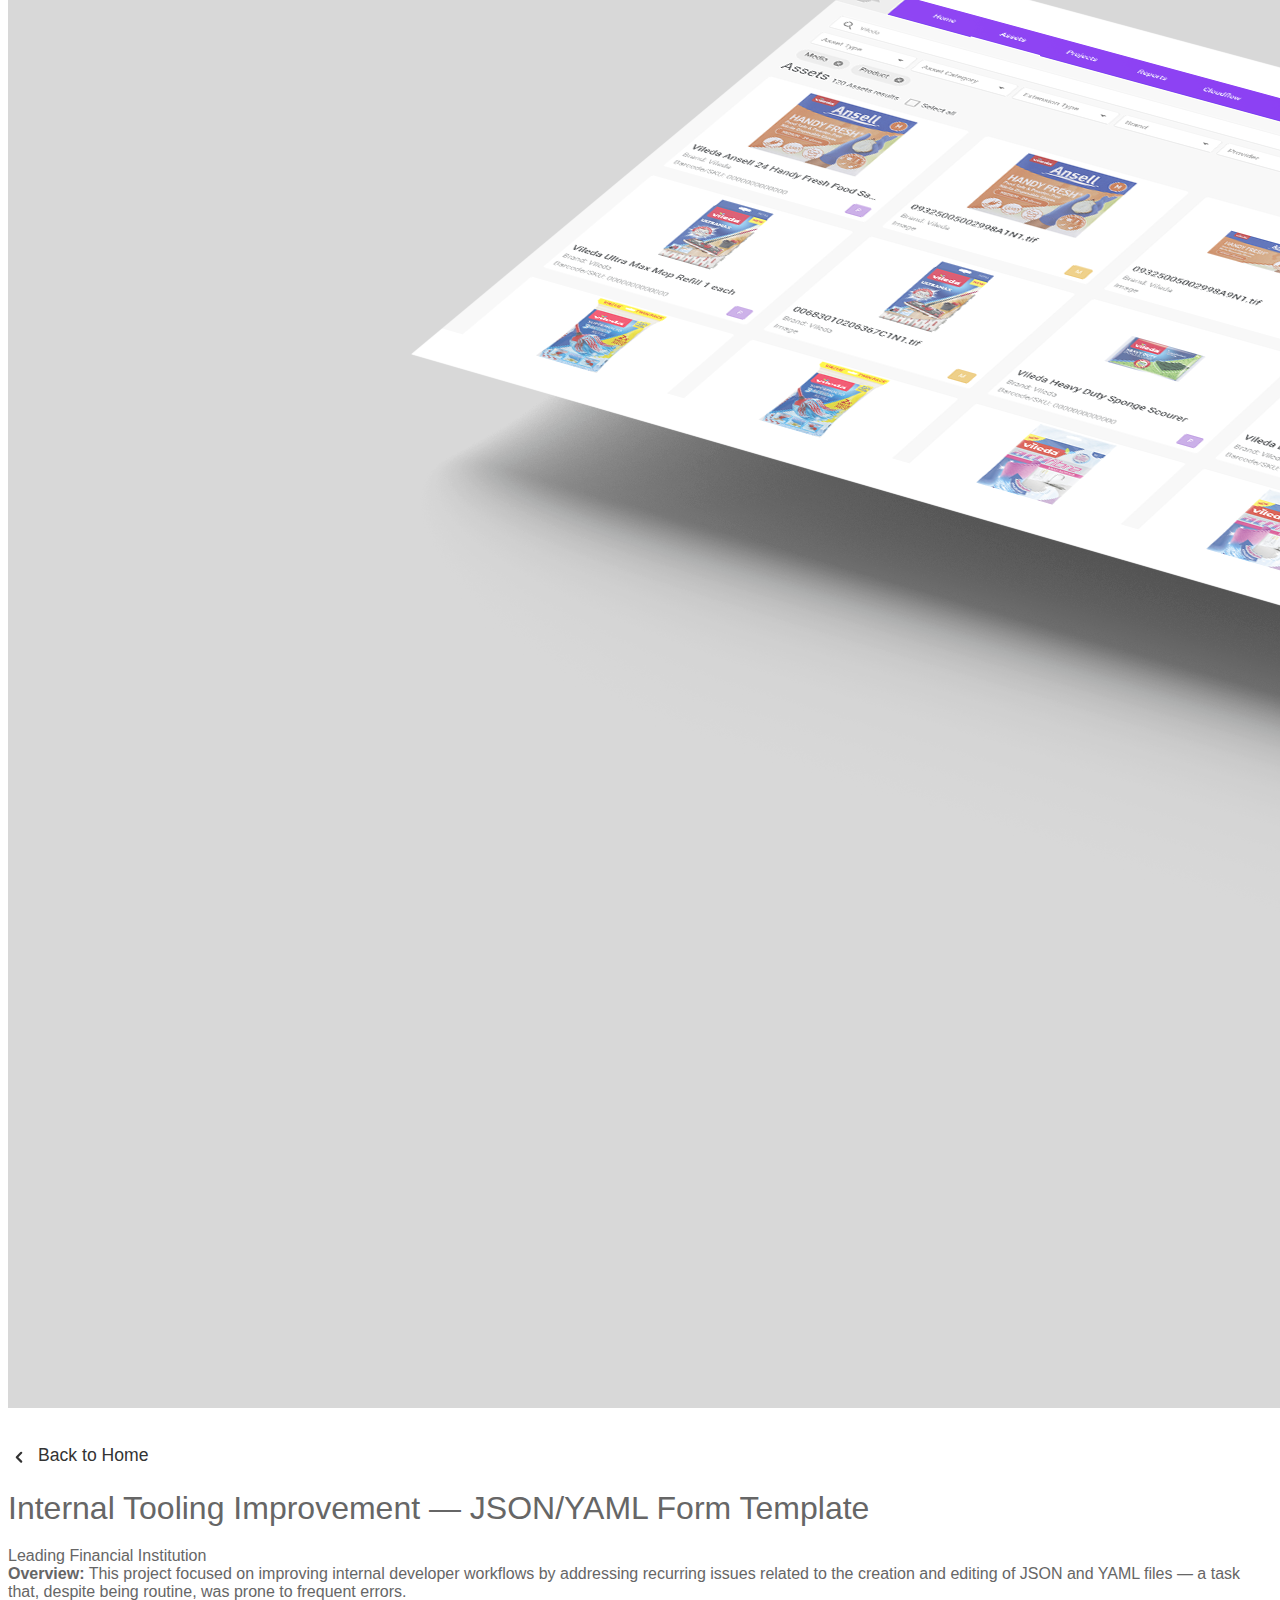
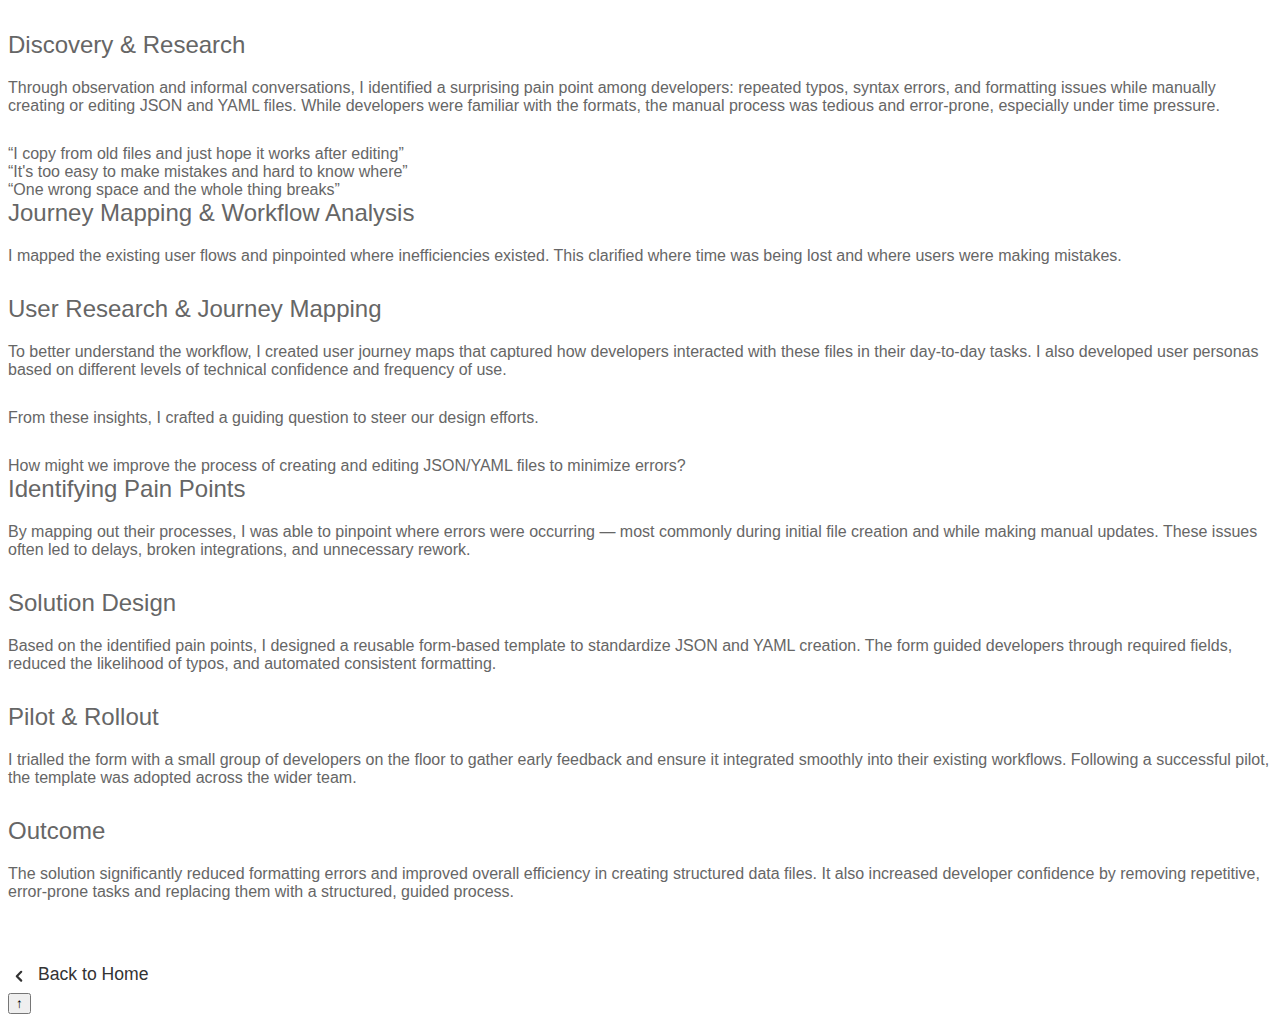
<file: docs/yaml-template.html>
<!DOCTYPE html>
<html lang="en">
<head>
  <meta charset="UTF-8">
  <title>Internal Tooling Improvement — JSON/YAML Form Template</title>
  <link rel="icon" href="img/favicon/favicon.ico" type="image/x-icon">
  <link href="https://fonts.googleapis.com/css2?family=Inter:wght@300;400;600&display=swap" rel="stylesheet">
  <meta name="viewport" content="width=device-width, initial-scale=1.0">
  <link href="css/style.css" rel="stylesheet">
</head>
<body>
  <img src="img/portfolio/marquee-laptop-mockup.png" alt="Project Marquee Hero" class="marquee-header-img">
  <div class="marquee-container">
    <a href="index.html" style="display: inline-flex; align-items: center; text-decoration: none; color: #333; font-size: 1.1rem; margin: 2rem 0 1.5rem 0;">
        <svg width="22" height="22" viewBox="0 0 20 20" fill="none" style="margin-right: 8px;">
        <path d="M12 16L8 12L12 8" stroke="#333" stroke-width="2" stroke-linecap="round" stroke-linejoin="round"/>
        </svg>
        Back to Home
    </a>
    <h1 class="marquee-title">Internal Tooling Improvement — JSON/YAML Form Template</h1>
    <div class="marquee-meta">Leading Financial Institution</div>
    <div class="marquee-content">
      <p><strong>Overview:</strong> This project focused on improving internal developer workflows by addressing recurring issues related to the creation and editing of JSON and YAML files — a task that, despite being routine, was prone to frequent errors.</p>
      
      <h2>Discovery &amp; Research</h2>
      <p>Through observation and informal conversations, I identified a surprising pain point among developers: repeated typos, syntax errors, and formatting issues while manually creating or editing JSON and YAML files. While developers were familiar with the formats, the manual process was tedious and error-prone, especially under time pressure.</p>
      
      <div class="quote-row">
        <div class="sticky-quote sticky-quote-tilt-up">
          “I copy from old files and just hope it works after editing”
        </div>
        <div class="sticky-quote sticky-quote-tilt-down">
          “It's too easy to make mistakes and hard to know where”
        </div>
      </div>

      <div class="quote-center">
        <div class="sticky-quote">
          “One wrong space and the whole thing breaks”
        </div>
      </div>

      <h2>Journey Mapping & Workflow Analysis</h2>
      <p>I mapped the existing user flows and pinpointed where inefficiencies existed. This clarified where time was being lost and where users were making mistakes.</p>
      
      <!-- <h2>Collaborative Ideation & Design Exploration</h2>
      <p>To better understand the workflow, I created user journey maps that captured how developers interacted with these files in their day-to-day tasks. I also developed user personas based on different levels of technical confidence and frequency of use.</p>
      <p>The statement of </p> -->

      <h2>User Research & Journey Mapping</h2>
      <p>To better understand the workflow, I created user journey maps that captured how developers interacted with these files in their day-to-day tasks. I also developed user personas based on different levels of technical confidence and frequency of use.</p>
      <p>From these insights, I crafted a guiding question to steer our design efforts.</p>
      <div class="hmw-speech">
        How might we improve the process of creating and editing JSON/YAML files to minimize errors?
      </div>

      <h2>Identifying Pain Points</h2>
      <p>By mapping out their processes, I was able to pinpoint where errors were occurring — most commonly during initial file creation and while making manual updates. These issues often led to delays, broken integrations, and unnecessary rework.</p>

      <h2>Solution Design</h2>
      <p>Based on the identified pain points, I designed a reusable form-based template to standardize JSON and YAML creation. The form guided developers through required fields, reduced the likelihood of typos, and automated consistent formatting.</p>

      <h2>Pilot & Rollout</h2>
      <p>I trialled the form with a small group of developers on the floor to gather early feedback and ensure it integrated smoothly into their existing workflows. Following a successful pilot, the template was adopted across the wider team.</p>

      <h2>Outcome</h2>
      <p>The solution significantly reduced formatting errors and improved overall efficiency in creating structured data files. It also increased developer confidence by removing repetitive, error-prone tasks and replacing them with a structured, guided process.</p>
    </div>

    <a href="index.html" style="display: inline-flex; align-items: center; text-decoration: none; color: #333; font-size: 1.1rem; margin: 2rem 0 0.5rem 0;">
        <svg width="22" height="22" viewBox="0 0 20 20" fill="none" style="margin-right: 8px;">
        <path d="M12 16L8 12L12 8" stroke="#333" stroke-width="2" stroke-linecap="round" stroke-linejoin="round"/>
        </svg>
        Back to Home
    </a>
  </div>

  <button id="backToTop" title="Back to Top">↑</button>

  <script>
    const backToTopButton = document.getElementById("backToTop");

    window.addEventListener("scroll", () => {
      if (window.scrollY > 300) {
        backToTopButton.style.opacity = "1";
        backToTopButton.style.visibility = "visible";
      } else {
        backToTopButton.style.opacity = "0";
        backToTopButton.style.visibility = "hidden";
      }
    });

    backToTopButton.addEventListener("click", () => {
      window.scrollTo({
        top: 0,
        behavior: "smooth"
      });
    });
  </script>
</body>
</html>
</file>
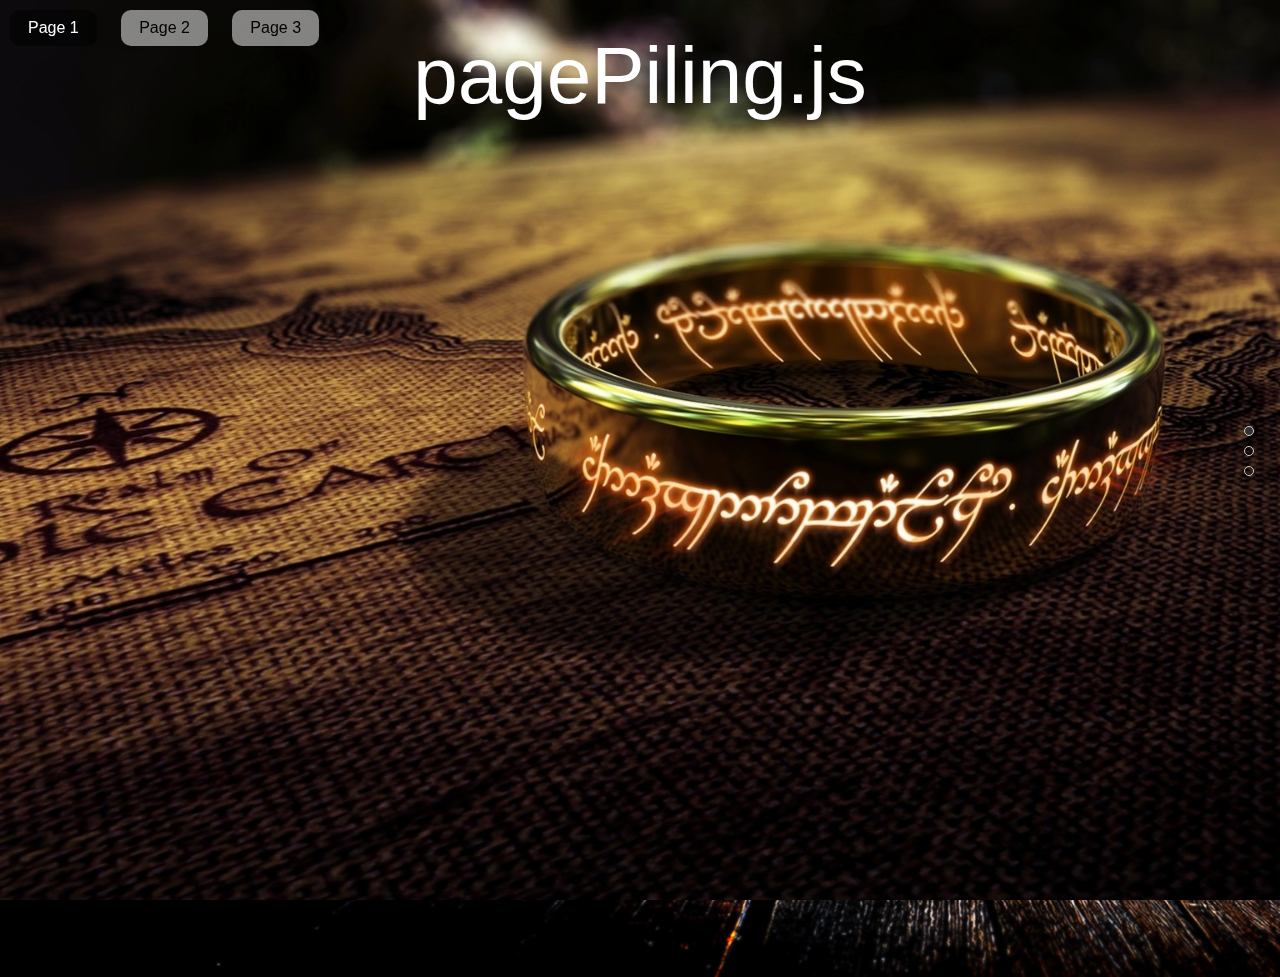
<file: docs/lib/pagePiling.js-master/examples/backgrounds.html>
<!DOCTYPE html>
<html xmlns="http://www.w3.org/1999/xhtml">

<head>
	<meta http-equiv="Content-Type" content="text/html; charset=utf-8" />
	<title>pagePiling.js plugin - Backgrounds</title>
	<meta name="author" content="Alvaro Trigo Lopez" />
	<meta name="description" content="pagePiling.js plugin by Alvaro Trigo." />
	<meta name="keywords"  content="pile,piling,piling.js,stack,pages,scrolling,stacking,touch,fullpile,scroll,plugin,jquery" />
	<meta name="Resource-type" content="Document" />

	<link rel="stylesheet" type="text/css" href="../jquery.pagepiling.css" />
	<link rel="stylesheet" type="text/css" href="examples.css" />

	<script src="http://ajax.googleapis.com/ajax/libs/jquery/1.8.3/jquery.min.js"></script>

	<script type="text/javascript" src="../jquery.pagepiling.min.js"></script>
	<script type="text/javascript">
		var deleteLog = false;

		$(document).ready(function() {
	    	$('#pagepiling').pagepiling({
	    		menu: '#menu',
	    		anchors: ['page1', 'page2', 'page3'],
	    		navigation: {
		            'textColor': '#f2f2f2',
		            'bulletsColor': '#ccc',
		            'position': 'right',
		            'tooltips': ['Page 1', 'Page 2', 'Page 3', 'Page 4']
		        }
			});
	    });
    </script>

    <style>
    /* Style for our header texts
	* --------------------------------------- */
	h1{
		font-size: 5em;
		font-family: arial,helvetica;
		color: #fff;
		margin:0;
		padding:0;
	}

	/* Centered texts in each section
	* --------------------------------------- */
	.section{
		text-align:center;
	}


	/* Backgrounds will cover all the section
	* --------------------------------------- */
	#section1,
	#section2,
	#section3{
		background-size: cover;
	}

	/* Defining each section background and styles
	* --------------------------------------- */
	#section1{
		background-image: url(imgs/bg1.jpg);
	}
	#section2{
		background-image: url(imgs/bg2.jpg);
		padding: 6% 0 0 0;
	}
	#section3{
		background-image: url(imgs/bg3.jpg);
		padding: 6% 0 0 0;
	}
	#section3 h1{
		color: #000;
	}



	#section1 h1{
		position: absolute;
		left: 0;
		right: 0;
		margin: 0 auto;
		top: 30px;
		color: #fff;
	}

	#section2 .intro{
		position: absolute;
		left: 0;
		right: 0;
		margin: 0 auto;
		top: 30px;
	}
	#section2 h1,
	#section2 p{
		text-shadow: 1px 5px 20px #000;
	}

	#section3 h1,
	#section3 p{
		text-shadow: 1px 5px 20px #000;
		color: #fff;
	}

	#infoMenu li a{
			color: #fff;
	}
    </style>

</head>
<body>

	<ul id="menu">
		<li data-menuanchor="page1" class="active"><a href="#page1">Page 1</a></li>
		<li data-menuanchor="page2"><a href="#page2">Page 2</a></li>
		<li data-menuanchor="page3"><a href="#page3">Page 3</a></li>
	</ul>

	<div id="pagepiling">
	    <div class="section" id="section1">
	    	<h1>pagePiling.js</h1>
	    </div>
	    <div class="section" id="section2">
	    	<div class="intro">
	    		<h1>Backgrounds </h1>
	    		<p>Show it in full screen!</p>
	    	</div>
	    </div>
	    <div class="section" id="section3">
	    	<div class="intro">
	    		<h1>Just terrific!</h1>
	    		<p>Use the power of images</p>
	    	</div>
	    </div>
	</div>

</body>
</html>
</file>
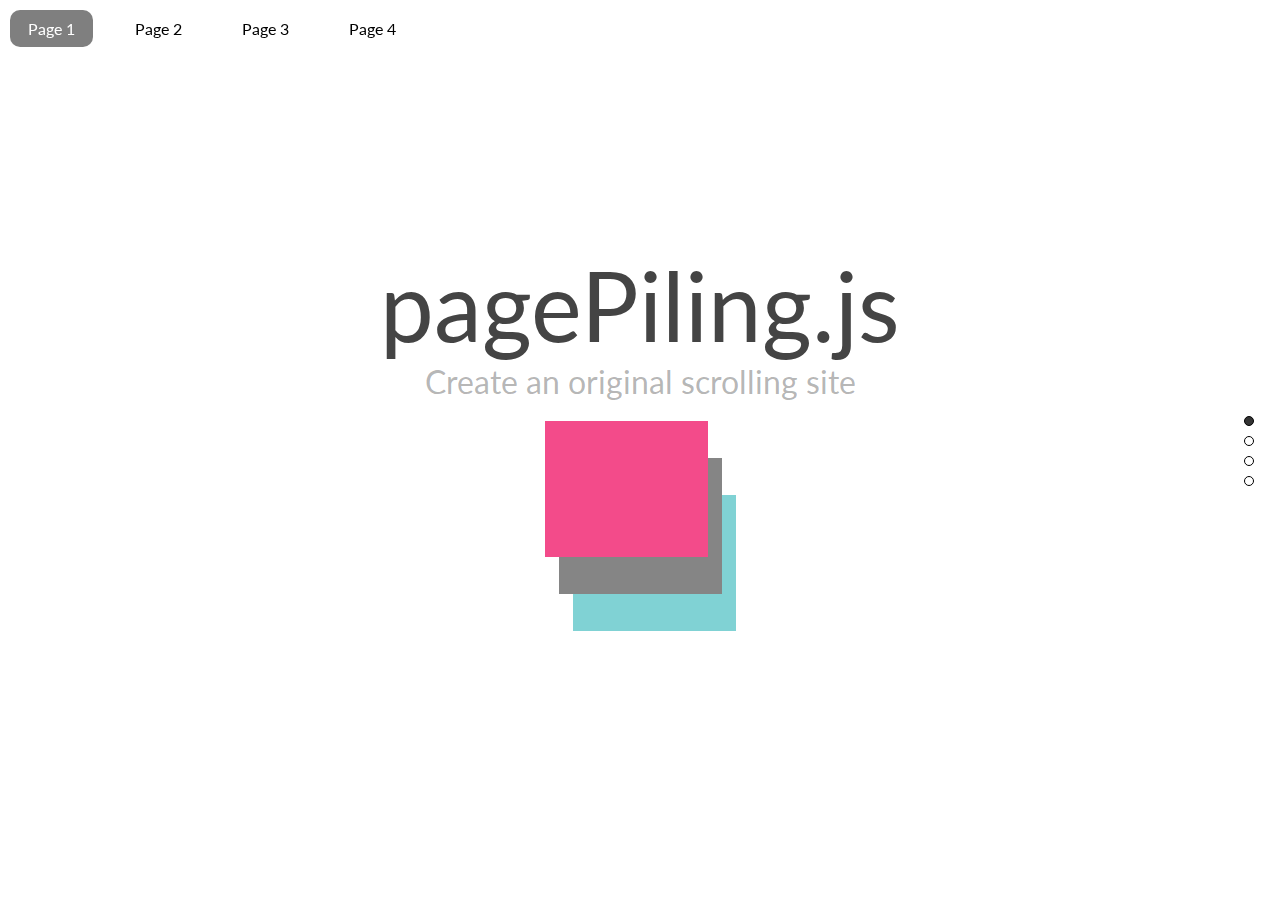
<file: docs/lib/pagePiling.js-master/examples/demoPage.html>
<!DOCTYPE html>
<html xmlns="http://www.w3.org/1999/xhtml">

<head>
	<meta http-equiv="Content-Type" content="text/html; charset=utf-8" />
	<title>pagePiling.js plugin</title>
	<meta name="author" content="Alvaro Trigo Lopez" />
	<meta name="description" content="pagePiling.js plugin by Alvaro Trigo." />
	<meta name="keywords"  content="pile,piling,piling.js,stack,pages,scrolling,stacking,touch,fullpile,scroll,plugin,jquery" />
	<meta name="Resource-type" content="Document" />

	<link rel="stylesheet" type="text/css" href="http://fonts.googleapis.com/css?family=Lato:300,400,700" />
	<link rel="stylesheet" type="text/css" href="../jquery.pagepiling.css" />
	<link rel="stylesheet" type="text/css" href="examples.css" />

	<script src="http://ajax.googleapis.com/ajax/libs/jquery/1.8.3/jquery.min.js"></script>

	<script type="text/javascript" src="../jquery.pagepiling.min.js"></script>
	<script type="text/javascript">
		$(document).ready(function() {

			/*
			* Plugin intialization
			*/
	    	$('#pagepiling').pagepiling({
	    		menu: '#menu',
	    		anchors: ['page1', 'page2', 'page3', 'page4'],
			    sectionsColor: ['white', '#ee005a', '#2C3E50', '#39C'],
			    navigation: {
			    	'position': 'right',
			   		'tooltips': ['Page 1', 'Page 2', 'Page 3', 'Page 4']
			   	},
			    afterRender: function(){
			    	$('#pp-nav').addClass('custom');
			    },
			    afterLoad: function(anchorLink, index){
			    	if(index>1){
			    		$('#pp-nav').removeClass('custom');
			    	}else{
			    		$('#pp-nav').addClass('custom');
			    	}
			    }
			});


			/*
		    * Internal use of the demo website
		    */
		    $('#showExamples').click(function(e){
				e.stopPropagation();
				e.preventDefault();
				$('#examplesList').toggle();
			});

			$('html').click(function(){
				$('#examplesList').hide();
			});
	    });
    </script>


    <style>
    /* Section 1
	 * --------------------------------------- */
	#section1 h1{
		color: #444;
	}
	#section1 p{
		color: #333;
		color: rgba(0,0,0,0.3);
	}
	#section1 img{
		margin: 20px 0;
		opacity: 0.7;
	}

	/* Section 2
	 * --------------------------------------- */
	#section2 h1,
	#section2 p{
		z-index: 3;
	}
	#section2 p{
		opacity: 0.8;
	}

	#section2 #colors{
		right: 60px;
		bottom: 0;
		position: absolute;
		height: 413px;
		width: 258px;
		background-image: url(imgs/colors.gif);
		background-repeat: no-repeat;
	}

	/* Section 3
	 * --------------------------------------- */
	#section3 #colors{
		left: 60px;
		bottom: 0;
	}
	#section3 p{
		color: #757575;
	}

	#colors2,
	#colors3{
		position: absolute;
		height: 163px;
		width: 362px;
		z-index: 1;
		background-repeat: no-repeat;
		left: 0;
		margin: 0 auto;
		right: 0;
	}
	#colors2{
		background-image: url(imgs/colors2.gif);
		top:0;
	}
	#colors3{
		background-image: url(imgs/colors3.gif);
		bottom:0;
	}

	/* Section 4
	 * --------------------------------------- */
	#section4 p{
		opacity: 0.6;
	}

	/* Overwriting fullPage.js tooltip color
	* --------------------------------------- */
	#pp-nav.custom .pp-tooltip{
		color: #AAA;
	}
	#markup{
		display: block;
		width: 450px;
		margin: 20px auto;
		text-align: left;
	}

</style>

</head>
<body>
	<ul id="menu">
		<li data-menuanchor="page1" class="active"><a href="#page1">Page 1</a></li>
		<li data-menuanchor="page2"><a href="#page2">Page 2</a></li>
		<li data-menuanchor="page3"><a href="#page3">Page 3</a></li>
		<li data-menuanchor="page4"><a href="#page4">Page 4</a></li>
	</ul>


	<div id="pagepiling">
	    <div class="section" id="section1">
	    	<h1>pagePiling.js</h1>
			<p>Create an original scrolling site</p>
			<img src="imgs/pagePiling-plugin.gif" alt="pagePiling" />
			<br />

	    </div>
	    <div class="section" id="section2">
	    	<div class="intro">
	    		<div id="colors"></div>
	    		<h1>jQuery plugin</h1>
	    		<p>Pile your sections one over another and access them scrolling or by URL!</p>
	    		<div id="markup">
	    			<script src="https://gist.github.com/alvarotrigo/4a87a4b8757d87df8a72.js"></script>
	    		</div>
	    	</div>
	    </div>
	    <div class="section" id="section3">
	    	<div class="intro">
	    		<h1>Configurable</h1>
	    		<p>Plenty of options, methods and callbacks to use.</p>
	    		<div id="colors2"></div>
	    		<div id="colors3"></div>
	    	</div>
	    </div>
	    <div class="section" id="section4">
	    	<div class="intro">
	    		<h1>Compatible</h1>
	    		<p>Designed to work on tablet and mobile devices.</p>
	    		<p>Oh! And its compatible with old browsers such as IE 8 or Opera 12!</p>
	    	</div>
	    </div>
	</div>

</body>
</html>
</file>
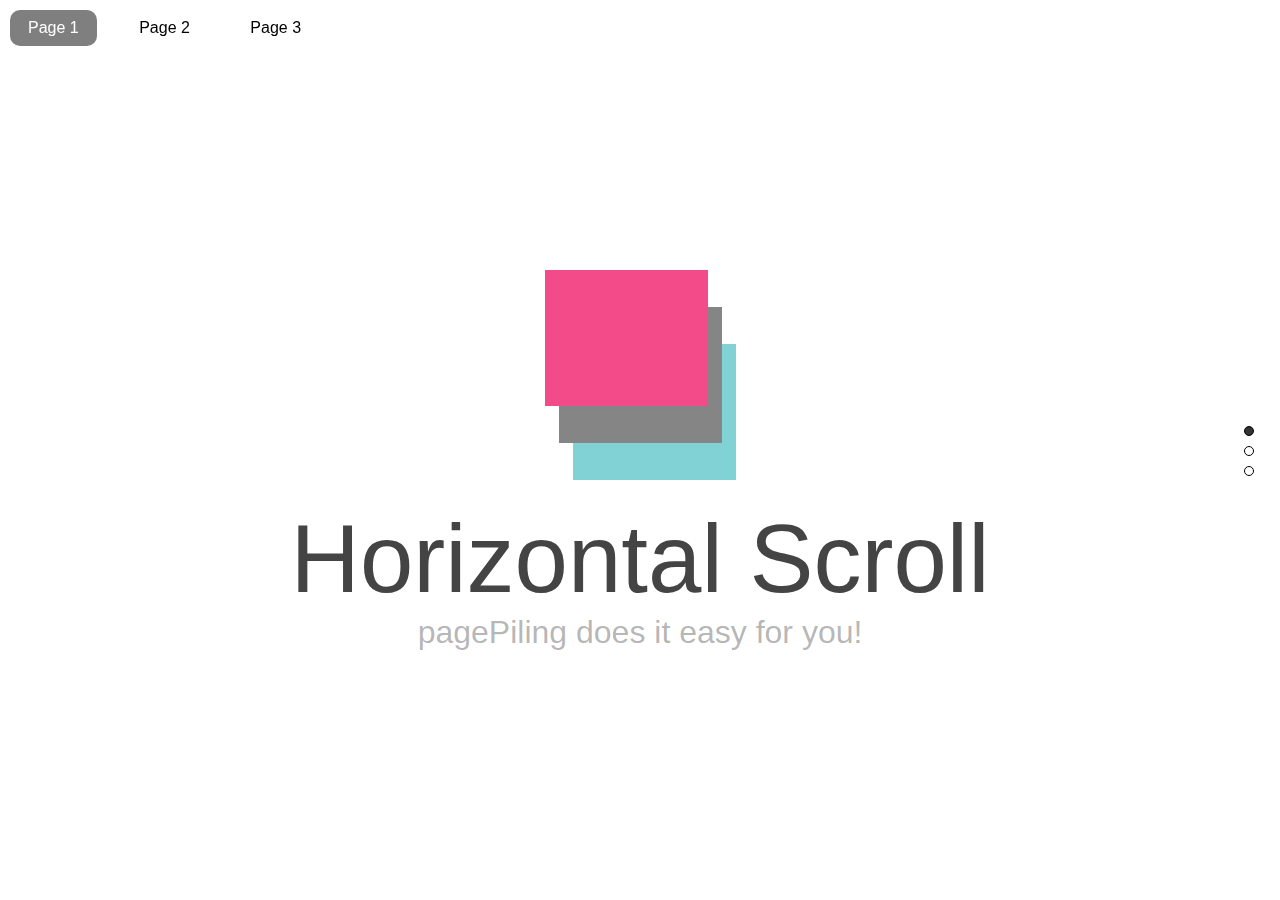
<file: docs/lib/pagePiling.js-master/examples/horizontalScroll.html>
<!DOCTYPE html>
<html xmlns="http://www.w3.org/1999/xhtml">

<head>
	<meta http-equiv="Content-Type" content="text/html; charset=utf-8" />
	<title>pagePiling.js plugin - Horizontal scroll</title>
	<meta name="author" content="Alvaro Trigo Lopez" />
	<meta name="description" content="pagePiling.js plugin by Alvaro Trigo." />
	<meta name="keywords"  content="pile,piling,piling.js,stack,pages,scrolling,stacking,touch,fullpile,scroll,plugin,jquery" />
	<meta name="Resource-type" content="Document" />

	<link rel="stylesheet" type="text/css" href="../jquery.pagepiling.css" />
	<link rel="stylesheet" type="text/css" href="examples.css" />

	<script src="http://ajax.googleapis.com/ajax/libs/jquery/1.8.3/jquery.min.js"></script>

	<script type="text/javascript" src="../jquery.pagepiling.min.js"></script>
	<script type="text/javascript">
		$(document).ready(function() {
			/*
			* Plugin intialization
			*/
	    	$('#pagepiling').pagepiling({
	          	direction: 'horizontal',
	    		menu: '#menu',
	    		anchors: ['page1', 'page2', 'page3', 'page4'],
			    sectionsColor: ['white', '#ee005a', '#2C3E50', '#39C'],
			    navigation: {
			    	'position': 'right',
			   		'tooltips': ['Page 1', 'Page 2', 'Page 3', 'Pgae 4']
			   	},
			    afterRender: function(){
			    	$('#pp-nav').addClass('custom');
			    },
			    afterLoad: function(anchorLink, index){
			    	if(index>1){
			    		$('#pp-nav').removeClass('custom');
			    	}else{
			    		$('#pp-nav').addClass('custom');
			    	}
			    }
			});
	    });
    </script>


    <style>
	#section1 img{
		margin: 20px 0;
		opacity: 0.7;
	}
	/* colors
	 * --------------------------------------- */
	#colors2,
	#colors3{
		position: absolute;
		height: 163px;
		width: 362px;
		z-index: 1;
		background-repeat: no-repeat;
		left: 0;
		margin: 0 auto;
		right: 0;
	}
	#colors2{
		background-image: url(imgs/colors2.gif);
		top:0;
	}
	#colors3{
		background-image: url(imgs/colors3.gif);
		bottom:0;
	}


	/* Overwriting fullPage.js tooltip color
	* --------------------------------------- */
	#pp-nav.custom .pp-tooltip{
		color: #AAA;
	}

</style>

</head>
<body>
	<ul id="menu">
		<li data-menuanchor="page1" class="active"><a href="#page1">Page 1</a></li>
		<li data-menuanchor="page2"><a href="#page2">Page 2</a></li>
		<li data-menuanchor="page3"><a href="#page3">Page 3</a></li>
	</ul>


	<div id="pagepiling">
	    <div class="section" id="section1">
	    	<img src="imgs/pagePiling-plugin.gif" alt="pagePiling" />
			<br />

	    	<h1>Horizontal Scroll</h1>
			<p>pagePiling does it easy for you!</p>

	    </div>
	    <div class="section">
	    	<div class="intro">
	    		<h1>Simple to use</h1>
	    		<p>Just use the option direction: 'horizontal' to have it working!</p>
	    	</div>
	    </div>
	    <div class="section" id="section3">
	    	<div class="intro">
	    		<h1>Isn't it great?</h1>
	    		<p>Just as you expected!</p>
	    		<div id="colors2"></div>
	    		<div id="colors3"></div>
	    	</div>
	    </div>
	</div>

</body>
</html>
</file>
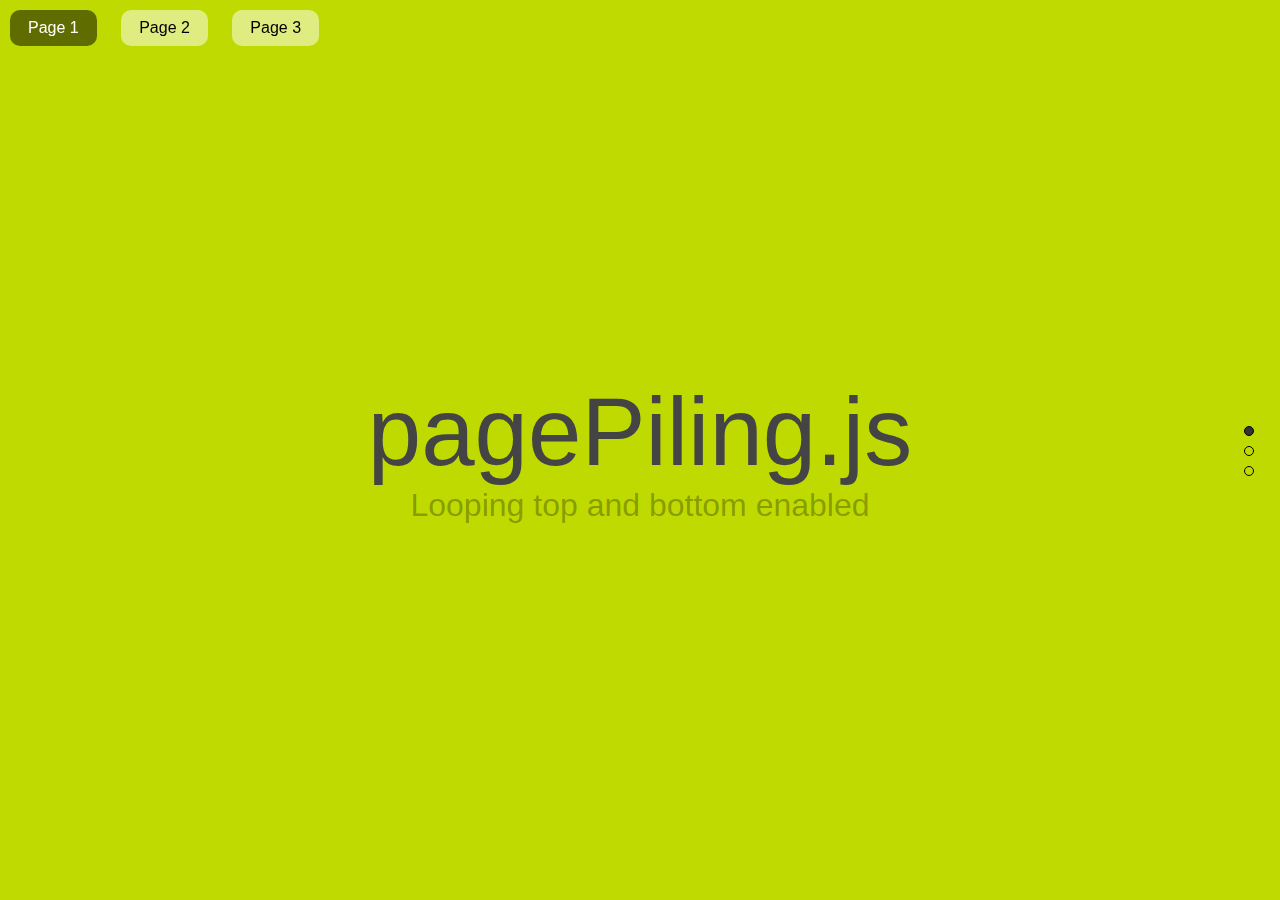
<file: docs/lib/pagePiling.js-master/examples/looping.html>
<!DOCTYPE html>
<html xmlns="http://www.w3.org/1999/xhtml">

<head>
	<meta http-equiv="Content-Type" content="text/html; charset=utf-8" />
	<title>pagePiling.js plugin - Looping</title>
	<meta name="author" content="Alvaro Trigo Lopez" />
	<meta name="description" content="pagePiling.js plugin by Alvaro Trigo." />
	<meta name="keywords"  content="pile,piling,piling.js,stack,pages,scrolling,stacking,touch,fullpile,scroll,plugin,jquery" />
	<meta name="Resource-type" content="Document" />

	<link rel="stylesheet" type="text/css" href="../jquery.pagepiling.css" />
	<link rel="stylesheet" type="text/css" href="examples.css" />

	<script src="http://ajax.googleapis.com/ajax/libs/jquery/1.8.3/jquery.min.js"></script>

	<script type="text/javascript" src="../jquery.pagepiling.min.js"></script>
	<script type="text/javascript">
		var deleteLog = false;

		$(document).ready(function() {
	    	$('#pagepiling').pagepiling({
	    		menu: '#menu',
	    		anchors: ['page1', 'page2', 'page3'],
			    sectionsColor: ['#bfda00', '#2ebe21', '#2C3E50', '#51bec4'],
			    loopTop: true,
			    loopBottom: true
			});
	    });
    </script>
</head>
<body>

	<ul id="menu">
		<li data-menuanchor="page1" class="active"><a href="#page1">Page 1</a></li>
		<li data-menuanchor="page2"><a href="#page2">Page 2</a></li>
		<li data-menuanchor="page3"><a href="#page3">Page 3</a></li>
	</ul>

	<div id="pagepiling">
	    <div class="section" id="section1">
	    	<h1>pagePiling.js</h1>
			<p>Looping top and bottom enabled</p>
	    </div>
	    <div class="section" id="section2">
	    	<div class="intro">
	    		<h1>Looping!</h1>
				<p>Go to the first section and scroll up or to the last one and scroll down to see how it works.</p>
	    	</div>
	    </div>
	    <div class="section" id="section4">
	    	<div class="intro">
	    		<h1>Scroll Down</h1>
				<p>And it will loop to the first section</p>
	    	</div>
	    </div>
	</div>

</body>
</html>
</file>
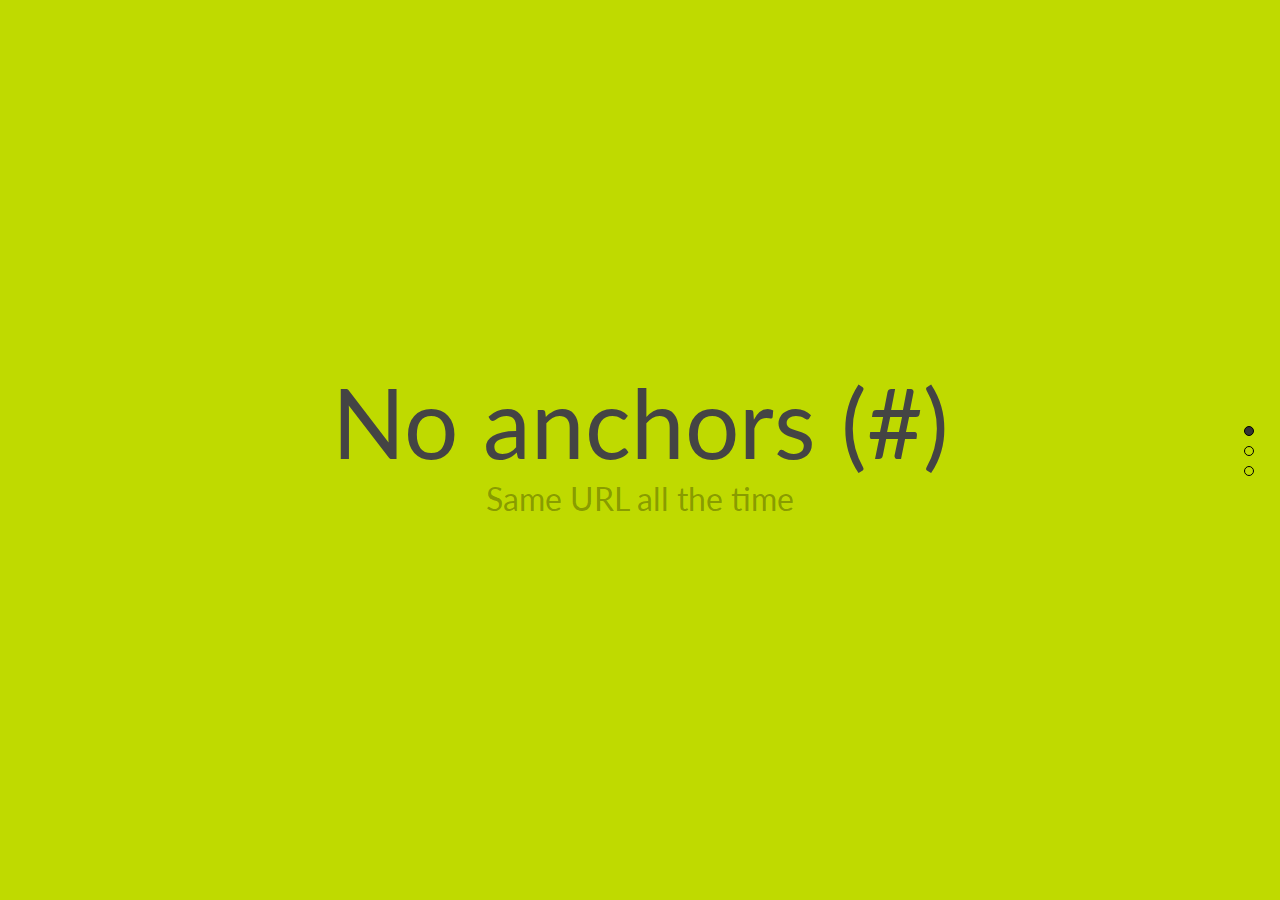
<file: docs/lib/pagePiling.js-master/examples/noAnchors.html>
<!DOCTYPE html>
<html xmlns="http://www.w3.org/1999/xhtml">

<head>
	<meta http-equiv="Content-Type" content="text/html; charset=utf-8" />
	<title>pagePiling.js plugin - No anchor</title>
	<meta name="author" content="Alvaro Trigo Lopez" />
	<meta name="description" content="pagePiling.js plugin by Alvaro Trigo." />
	<meta name="keywords"  content="pile,piling,piling.js,stack,pages,scrolling,stacking,touch,fullpile,scroll,plugin,jquery" />
	<meta name="Resource-type" content="Document" />

	<link rel="stylesheet" type="text/css" href="http://fonts.googleapis.com/css?family=Lato:300,400,700" />
	<link rel="stylesheet" type="text/css" href="../jquery.pagepiling.css" />
	<link rel="stylesheet" type="text/css" href="examples.css" />

	<script src="http://ajax.googleapis.com/ajax/libs/jquery/1.8.3/jquery.min.js"></script>

	<script type="text/javascript" src="../jquery.pagepiling.min.js"></script>
	<script type="text/javascript">
		$(document).ready(function() {
	    	$('#pagepiling').pagepiling({
			    sectionsColor: ['#bfda00', '#2ebe21', '#2C3E50', '#51bec4'],
			    navigation: {
			    	'position': 'right',
			   		'tooltips': ['Page 1', 'Page 2', 'Page 3', 'Pgae 4']
			   	}
			});
	    });
    </script>
</head>
<body>
	<div id="pagepiling">
	    <div class="section" id="section1">
	    	<h1>No anchors (#)</h1>
			<p>Same URL all the time</p>
			<br />
	    </div>
	    <div class="section" id="section2">
	    	<div class="intro">
	    		<h1>Simple</h1>
				<p>Sections won't contain anchor links. It's more simple to configure but a bit more restrictive.</p>
	    	</div>
	    </div>
	    <div class="section" id="section4">
	    	<div class="intro">
	    		<h1>URL without /#</h1>
				<p>But back button won't work!</p>
	    	</div>
	    </div>
	</div>

</body>
</html>
</file>
<file: docs/css/style.css>
/*--------------------------------------------------------------
# General
--------------------------------------------------------------*/
body {
  background: #fff;
  color: #666666;
  font-family: "Open Sans", sans-serif;
}

a {
  color: #18d26e;
  transition: 0.5s;
}

a:hover, a:active, a:focus {
  color: #18d36e;
  outline: none;
  text-decoration: none;
}

p {
  padding: 0;
  margin: 0 0 30px 0;
}

h1, h2, h3, h4, h5, h6 {
  font-family: "Montserrat", sans-serif;
  font-weight: 400;
  margin: 0 0 20px 0;
  padding: 0;
}

/* Back to top button */
.back-to-top {
  position: fixed;
  display: none;
  background: #E91E63;
  color: #fff;
  display: inline-block;
  width: 44px;
  height: 44px;
  text-align: center;
  line-height: 1;
  font-size: 16px;
  border-radius: 50%;
  right: 15px;
  bottom: 15px;
  transition: background 0.5s;
  z-index: 11;
}

.back-to-top i {
  padding-top: 12px;
  color: #fff;
}

@media (max-width: 768px) {
  .back-to-top {
    bottom: 15px;
  }
}

/*--------------------------------------------------------------
# Header
--------------------------------------------------------------*/
#header {
  padding: 30px 0;
  height: 92px;
  position: fixed;
  left: 0;
  top: 0;
  right: 0;
  transition: all 0.5s;
  z-index: 997;
}

#header.coming-soon-header {
  position: initial;
}

#header.header-scrolled {
  background: rgba(0, 0, 0, 0.9);
  padding: 20px 0;
  height: 72px;
  transition: all 0.5s;
}

#header #logo {
  float: left;
}

@media (min-width: 1024px) {
  #header #logo {
    padding-left: 60px;
  }
}

#header #logo h1 {
  font-size: 34px;
  margin: 0;
  padding: 0;
  line-height: 1;
  font-family: "Montserrat", sans-serif;
  font-weight: 700;
  letter-spacing: 3px;
}

#header #logo h1.small-screen {
  display: none;
}

@media (max-width: 320px) {
  #header #logo h1 {
    display: none;
  }

  #header #logo h1.small-screen {
    display: block;
  }
}

#header #logo h1 a, #header #logo h1 a:hover {
  color: #000;
  padding-left: 10px;
  border-left: 4px solid #E91E63;
}

#header.header-scrolled #logo h1 a {
  color: #fff;
  padding-left: 10px;
  border-left: 4px solid #E91E63;
}

#header #logo img {
  padding: 0;
  margin: 0;
}

@media (max-width: 768px) {
  #header #logo h1 {
    font-size: 28px;
  }
  #header #logo img {
    max-height: 40px;
  }
}

/*--------------------------------------------------------------
# Intro Section
--------------------------------------------------------------*/
#intro {
  display: table;
  width: 100%;
  height: 100vh;
  background: #000;
}

#intro .carousel-item {
  width: 100%;
  height: 100vh;
  background-size: cover;
  background-position: center;
  background-repeat: no-repeat;
}

#intro .carousel-item::before {
  content: '';
  background-color: rgba(0, 0, 0, 0.7);
  position: absolute;
  height: 100%;
  width: 100%;
  top: 0;
  right: 0;
  left: 0;
  bottom: 0;
}

#intro .carousel-container {
  display: flex;
  justify-content: center;
  align-items: center;
  position: absolute;
  bottom: 0;
  top: 0;
  left: 0;
  right: 0;
}

#intro .carousel-content {
  text-align: center;
}

#intro h2 {
  color: #fff;
  margin-bottom: 30px;
  font-size: 48px;
  font-weight: 700;
}

@media (max-width: 768px) {
  #intro h2 {
    font-size: 28px;
  }
}

#intro p {
  width: 80%;
  margin: 0 auto 30px auto;
  color: #fff;
}

@media (min-width: 1024px) {
  #intro p {
    width: 60%;
  }
}

#intro .carousel-fade .carousel-inner .carousel-item {
  -webkit-transition-property: opacity;
  transition-property: opacity;
}

#intro .carousel-fade .carousel-inner .carousel-item,
#intro .carousel-fade .carousel-inner .active.carousel-item-left,
#intro .carousel-fade .carousel-inner .active.carousel-item-right {
  opacity: 0;
}

#intro .carousel-fade .carousel-inner .active,
#intro .carousel-fade .carousel-inner .carousel-item-next.carousel-item-left,
#intro .carousel-fade .carousel-inner .carousel-item-prev.carousel-item-right {
  opacity: 1;
  transition: 0.5s;
}

#intro .carousel-fade .carousel-inner .carousel-item-next,
#intro .carousel-fade .carousel-inner .carousel-item-prev,
#intro .carousel-fade .carousel-inner .active.carousel-item-left,
#intro .carousel-fade .carousel-inner .active.carousel-item-right {
  left: 0;
  -webkit-transform: translate3d(0, 0, 0);
  transform: translate3d(0, 0, 0);
}

#intro .carousel-control-prev, #intro .carousel-control-next {
  width: 10%;
}

@media (min-width: 1024px) {
  #intro .carousel-control-prev, #intro .carousel-control-next {
    width: 5%;
  }
}

#intro .carousel-control-next-icon, #intro .carousel-control-prev-icon {
  background: none;
  font-size: 32px;
  line-height: 1;
}

#intro .carousel-indicators li {
  cursor: pointer;
}

#intro .btn-get-started {
  font-family: "Montserrat", sans-serif;
  font-weight: 500;
  font-size: 16px;
  letter-spacing: 1px;
  display: inline-block;
  padding: 8px 32px;
  border-radius: 50px;
  transition: 0.5s;
  margin: 10px;
  color: #fff;
  background: #18d26e;
}

#intro .btn-get-started:hover {
  background: #fff;
  color: #18d26e;
}

/*--------------------------------------------------------------
# Navigation Menu
--------------------------------------------------------------*/
/* Nav Menu Essentials */
.nav-menu, .nav-menu * {
  margin: 0;
  padding: 0;
  list-style: none;
}

.nav-menu ul {
  position: absolute;
  display: none;
  top: 100%;
  left: 0;
  z-index: 99;
}

.nav-menu li {
  position: relative;
  white-space: nowrap;
}

.nav-menu > li {
  float: left;
}

.nav-menu li:hover > ul,
.nav-menu li.sfHover > ul {
  display: block;
}

.nav-menu ul ul {
  top: 0;
  left: 100%;
}

.nav-menu ul li {
  min-width: 180px;
}

/* Nav Menu Arrows */
.sf-arrows .sf-with-ul {
  padding-right: 30px;
}

.sf-arrows .sf-with-ul:after {
  content: "\f107";
  position: absolute;
  right: 15px;
  font-family: FontAwesome;
  font-style: normal;
  font-weight: normal;
}

.sf-arrows ul .sf-with-ul:after {
  content: "\f105";
}

/* Nav Meu Container */
#nav-menu-container {
  float: right;
  margin: 0;
}

@media (min-width: 1024px) {
  #nav-menu-container {
    padding-right: 60px;
  }
}

@media (max-width: 768px) {
  #nav-menu-container {
    display: none;
  }
}

/* Nav Meu Styling */
.nav-menu a {
  padding: 0 8px 10px 8px;
  text-decoration: none;
  display: inline-block;
  color: #000;
  font-family: "Montserrat", sans-serif;
  font-weight: 700;
  font-size: 13px;
  text-transform: uppercase;
  outline: none;
}

.header-scrolled .nav-menu a {
  color: #fff;
}

.nav-menu li:hover > a, .nav-menu > .menu-active > a {
  color: #E91E63;
}

.nav-menu > li {
  margin-left: 10px;
}

.nav-menu ul {
  margin: 4px 0 0 0;
  padding: 10px;
  box-shadow: 0px 0px 30px rgba(127, 137, 161, 0.25);
  background: #fff;
}

.nav-menu ul li {
  transition: 0.3s;
}

.nav-menu ul li a {
  padding: 10px;
  color: #333;
  transition: 0.3s;
  display: block;
  font-size: 13px;
  text-transform: none;
}

.nav-menu ul li:hover > a {
  color: #18d26e;
}

.nav-menu ul ul {
  margin: 0;
}

/* Mobile Nav Toggle */
#mobile-nav-toggle {
  position: fixed;
  right: 0;
  top: 0;
  z-index: 999;
  margin: 24px 20px 0 0;
  border: 0;
  background: none;
  font-size: 24px;
  display: none;
  transition: all 0.4s;
  outline: none;
  cursor: pointer;
}

#mobile-nav-toggle i {
  color: #000;
}

#mobile-nav-toggle.menu-scrolled {
  margin-top: 14px;
  transition: all 0.7s;
}

#mobile-nav-toggle.menu-scrolled i {
  color: #fff;
}

@media (max-width: 768px) {
  #mobile-nav-toggle {
    display: inline;
  }
}

/* Mobile Nav Styling */
#mobile-nav {
  position: fixed;
  top: 0;
  padding-top: 18px;
  bottom: 0;
  z-index: 998;
  background: rgba(0, 0, 0, 0.8);
  left: -260px;
  width: 260px;
  overflow-y: auto;
  transition: 0.4s;
}

#mobile-nav ul {
  padding: 0;
  margin: 0;
  list-style: none;
}

#mobile-nav ul li {
  position: relative;
}

#mobile-nav ul li a {
  color: #fff;
  font-size: 13px;
  text-transform: uppercase;
  overflow: hidden;
  padding: 10px 22px 10px 15px;
  position: relative;
  text-decoration: none;
  width: 100%;
  display: block;
  outline: none;
  font-weight: 700;
  font-family: "Montserrat", sans-serif;
}

#mobile-nav ul li a:hover {
  color: #fff;
}

#mobile-nav ul li li {
  padding-left: 30px;
}

#mobile-nav ul .menu-has-children i {
  position: absolute;
  right: 0;
  z-index: 99;
  padding: 15px;
  cursor: pointer;
  color: #fff;
}

#mobile-nav ul .menu-has-children i.fa-chevron-up {
  color: #18d26e;
}

#mobile-nav ul .menu-has-children li a {
  text-transform: none;
}

#mobile-nav ul .menu-item-active {
  color: #18d26e;
}

#mobile-body-overly {
  width: 100%;
  height: 100%;
  z-index: 997;
  top: 0;
  left: 0;
  position: fixed;
  background: rgba(0, 0, 0, 0.7);
  display: none;
}

/* Mobile Nav body classes */
body.mobile-nav-active {
  overflow: hidden;
}

body.mobile-nav-active #mobile-nav {
  left: 0;
}

body.mobile-nav-active #mobile-nav-toggle {
  color: #fff;
}

/*--------------------------------------------------------------
# Sections
--------------------------------------------------------------*/
/* Sections Header
--------------------------------*/
.section-header h3 {
  font-size: 32px;
  color: #111;
  text-transform: uppercase;
  text-align: center;
  font-weight: 700;
  position: relative;
  padding-bottom: 15px;
}

.section-header h3::before {
  content: '';
  position: absolute;
  display: block;
  width: 120px;
  height: 1px;
  background: #ddd;
  bottom: 1px;
  left: calc(50% - 60px);
}

.section-header h3::after {
  content: '';
  position: absolute;
  display: block;
  width: 40px;
  height: 3px;
  background: #E91E63;
  bottom: 0;
  left: calc(50% - 20px);
}

.section-header p {
  text-align: center;
  padding-bottom: 30px;
  color: #333;
}

/* Section with background
--------------------------------*/
.section-bg {
  background: #fff;
}

/* Featured Services Section
--------------------------------*/
#featured-services {
  background: #000;
}

#featured-services .box {
  padding: 30px 20px;
}

#featured-services .box-bg {
  background-image: linear-gradient(0deg, #000000 0%, #242323 50%, #000000 100%);
}

#featured-services i {
  color: #18d26e;
  font-size: 48px;
  display: inline-block;
  line-height: 1;
}

#featured-services h4 {
  font-weight: 400;
  margin: 15px 0;
  font-size: 18px;
}

#featured-services h4 a {
  color: #fff;
}

#featured-services h4 a:hover {
  color: #18d26e;
}

#featured-services p {
  font-size: 14px;
  line-height: 24px;
  color: #fff;
  margin-bottom: 0;
}

/* About Us Section
--------------------------------*/
#about {
  background: url("../img/about-bg.jpg") center top no-repeat fixed;
  background-size: cover;
  padding: 120px 0 40px 0;
  position: relative;
}

#about::before {
  content: '';
  position: absolute;
  left: 0;
  right: 0;
  top: 0;
  bottom: 0;
  background: rgba(255, 255, 255, 0.92);
  z-index: 9;
}

#about .container {
  position: relative;
  z-index: 10;
}

#about .about-col {
  background: #fff;
  border-radius: 0 0 4px 4px;
  box-shadow: 0px 2px 12px rgba(0, 0, 0, 0.08);
  margin-bottom: 20px;
}

#about .about-col .img {
  position: relative;
}

#about .about-col .img img {
  border-radius: 4px 4px 0 0;
}

#about .about-col .icon {
  width: 64px;
  height: 64px;
  padding-top: 8px;
  text-align: center;
  position: absolute;
  background-color: #18d26e;
  border-radius: 50%;
  text-align: center;
  border: 4px solid #fff;
  left: calc( 50% - 32px);
  bottom: -30px;
  transition: 0.3s;
}

#about .about-col i {
  font-size: 36px;
  line-height: 1;
  color: #fff;
  transition: 0.3s;
}

#about .spare-time a i {
  font-size: 18px;
  color: #18d26e;
}

#about .about-col:hover .icon {
  background-color: #fff;
}

#about .about-col:hover i {
  color: #18d26e;
}

#about .about-col h2 {
  color: #000;
  text-align: center;
  font-weight: 700;
  font-size: 20px;
  padding: 0;
  margin: 40px 0 12px 0;
}

#about .about-col h2 a {
  color: #000;
}

#about .about-col h2 a:hover {
  color: #18d26e;
}

#about .about-col p {
  font-size: 14px;
  line-height: 24px;
  color: #333;
  margin-bottom: 0;
  padding: 0 20px 20px 20px;
  min-height: 5em;
}

/* Skills Section
--------------------------------*/
#skills .skills-content .image {
  text-align: center;
}

#skills .skills-content .image img {
  width: 70px;
}

#skills .skills-content .image.box img {
  height: 70px;
}


/* Services Section
--------------------------------*/
#services {
  background: #fff;
  background-size: cover;
  padding: 60px 0 40px 0;
}

#services .box {
  margin-bottom: 30px;
}

#services .icon {
  float: left;
}

#services .icon i {
  color: #18d26e;
  font-size: 36px;
  line-height: 1;
  transition: 0.5s;
}

#services .title {
  margin-left: 60px;
  font-weight: 700;
  margin-bottom: 15px;
  font-size: 18px;
}

#services .title a {
  color: #111;
}

#services .box:hover .title a {
  color: #18d26e;
}

#services .description {
  font-size: 14px;
  margin-left: 60px;
  line-height: 24px;
  margin-bottom: 0;
}

/* Call To Action Section
--------------------------------*/
#call-to-action {
  background: linear-gradient(rgba(0, 142, 99, 0.1), rgba(0, 0, 0, 0.1)), url(../img/call-to-action-bg.jpg) fixed center center;
  background-size: cover;
  padding: 60px 0;
}

#call-to-action h3 {
  color: #fff;
  font-size: 28px;
  font-weight: 700;
}

#call-to-action p {
  color: #fff;
}

#call-to-action .cta-btn {
  font-family: "Montserrat", sans-serif;
  text-transform: uppercase;
  font-weight: 500;
  font-size: 16px;
  letter-spacing: 1px;
  display: inline-block;
  padding: 8px 28px;
  border-radius: 25px;
  transition: 0.5s;
  margin-top: 10px;
  border: 2px solid #fff;
  color: #fff;
}

#call-to-action .cta-btn:hover {
  background: #18d26e;
  border: 2px solid #18d26e;
}

/* Call To Action Section
--------------------------------*/
#skills {
  padding: 60px 0;
}

#skills .progress {
  height: 35px;
  margin-bottom: 10px;
}

#skills .progress .skill {
  font-family: "Open Sans", sans-serif;
  line-height: 35px;
  padding: 0;
  margin: 0 0 0 20px;
  text-transform: uppercase;
}

#skills .progress .skill .val {
  float: right;
  font-style: normal;
  margin: 0 20px 0 0;
}

#skills .progress-bar {
  width: 1px;
  text-align: left;
  transition: .9s;
}

/* Facts Section
--------------------------------*/
#facts {
  background: url("../img/facts-bg.jpg") center top no-repeat fixed;
  background-size: cover;
  padding: 60px 0 0 0;
  position: relative;
}

#facts::before {
  content: '';
  position: absolute;
  left: 0;
  right: 0;
  top: 0;
  bottom: 0;
  background: rgba(255, 255, 255, 0.88);
  z-index: 9;
}

#facts .container {
  position: relative;
  z-index: 10;
}

#facts .counters span {
  font-family: "Montserrat", sans-serif;
  font-weight: bold;
  font-size: 48px;
  display: block;
  color: #18d26e;
}

#facts .counters p {
  padding: 0;
  margin: 0 0 20px 0;
  font-family: "Montserrat", sans-serif;
  font-size: 14px;
  color: #111;
}

#facts .facts-img {
  text-align: center;
  padding-top: 30px;
}

/* Portfolio Section
--------------------------------*/
#portfolio {
  padding: 60px 0;
}

#portfolio #portfolio-flters {
  padding: 0;
  margin: 5px 0 35px 0;
  list-style: none;
  text-align: center;
}

#portfolio #portfolio-flters li {
  cursor: pointer;
  margin: 15px 15px 15px 0;
  display: inline-block;
  padding: 10px 20px;
  font-size: 12px;
  line-height: 20px;
  color: #666666;
  border-radius: 4px;
  text-transform: uppercase;
  background: #fff;
  margin-bottom: 5px;
  transition: all 0.3s ease-in-out;
}

#portfolio #portfolio-flters li:hover, #portfolio #portfolio-flters li.filter-active {
  background: #E91E63;
  color: #fff;
}

#portfolio #portfolio-flters li:last-child {
  margin-right: 0;
}

#portfolio .portfolio-wrap {
  box-shadow: 0px 2px 12px rgba(0, 0, 0, 0.08);
  transition: 0.3s;
}

#portfolio .portfolio-wrap:hover {
  box-shadow: 0px 4px 14px rgba(0, 0, 0, 0.16);
}

#portfolio .portfolio-item {
  position: relative;
  height: 360px;
  overflow: hidden;
}

#portfolio .portfolio-item figure {
  background: #000;
  overflow: hidden;
  height: 240px;
  position: relative;
  border-radius: 4px 4px 0 0;
  margin: 0;
  transition: 0.3s;
}

#portfolio .portfolio-item figure .thumbnail-img {
  position: absolute;
  margin: auto;
  top: 0;
  bottom: 0;
}

#portfolio .portfolio-item figure:hover img {
  opacity: 0.4;
  transition: 0.3s;
}

#portfolio .portfolio-item figure .link-preview, #portfolio .portfolio-item figure .link-details {
  position: absolute;
  display: inline-block;
  opacity: 0;
  line-height: 1;
  text-align: center;
  width: 36px;
  height: 36px;
  background: #fff;
  border-radius: 50%;
  transition: 0.2s linear;
}

#portfolio .portfolio-item figure .link-preview i, #portfolio .portfolio-item figure .link-details i {
  padding-top: 6px;
  font-size: 22px;
  color: #333;
}

#portfolio .portfolio-item figure .link-preview:hover, #portfolio .portfolio-item figure .link-details:hover {
  background: #18d26e;
}

#portfolio .portfolio-item figure .link-preview:hover i, #portfolio .portfolio-item figure .link-details:hover i {
  color: #fff;
}

#portfolio .portfolio-item figure .link-preview {
  left: calc(50% - 38px);
  top: calc(50% - 18px);
}

#portfolio .portfolio-item figure .link-details {
  right: calc(50% - 38px);
  top: calc(50% - 18px);
}

#portfolio .portfolio-item figure:hover .link-preview {
  opacity: 1;
  left: calc(50% - 44px);
}

#portfolio .portfolio-item figure:hover .link-details {
  opacity: 1;
  right: calc(50% - 25px);
}

#portfolio .portfolio-item .portfolio-info {
  background: #fff;
  text-align: center;
  padding: 15px;
  /*height: 90px;*/
  border-radius: 0 0 3px 3px;
}

#portfolio .portfolio-item .portfolio-info h4 {
  font-size: 18px;
  /*line-height: 1px;*/
  font-weight: 700;
  margin-bottom: 5px;
  padding-bottom: 0;
}

#portfolio .portfolio-item .portfolio-info h4 a {
  color: #333;
}

#portfolio .portfolio-item .portfolio-info h4 a:hover {
  color: #18d26e;
}

#portfolio .portfolio-item .portfolio-info p {
  padding: 0;
  margin: 0;
  color: #b8b8b8;
  font-weight: 500;
  font-size: 14px;
  text-transform: uppercase;
}

/* Portfolio Section Pop Up
--------------------------------*/
#portfolio .portfolio-icon img {
  width: 20%;
}

@media (min-width: 576px) {
  .modal-dialog {
      max-width: 80%;
      margin: 1.75rem auto;
  }
}

@media (min-width: 768px) {
  #portfolio .portfolio-item .portfolio-img-container {
    max-height: 500px;
  }
  #portfolio .portfolio-icon img {
    width: auto;
  }
}

#portfolio .portfolio-item .portfolio-img-container {
  overflow: hidden;
  overflow-y: scroll;
}

#portfolio .portfolio-item .portfolio-img-container img {
  padding: 10px;
}

#portfolio .portfolio-item .modal-dialog .portfolio-icon {
  padding: 0 0 30px 0;
}

#portfolio .portfolio-item .modal-dialog .btn {
  background: none;
}

#portfolio .portfolio-item .modal-dialog .btn:hover {
  background: #E91E63;
  color: #fff;
}

/* Clients Section
--------------------------------*/
#clients {
  padding: 60px 0;
}

#clients img {
  max-width: 100%;
  opacity: 0.5;
  transition: 0.3s;
  padding: 15px 0;
}

#clients img:hover {
  opacity: 1;
}

#clients .owl-nav, #clients .owl-dots {
  margin-top: 5px;
  text-align: center;
}

#clients .owl-dot {
  display: inline-block;
  margin: 0 5px;
  width: 12px;
  height: 12px;
  border-radius: 50%;
  background-color: #ddd;
}

#clients .owl-dot.active {
  background-color: #18d26e;
}

/* Testimonials Section
--------------------------------*/
#testimonials {
  padding: 60px 0;
}

#testimonials .section-header {
  margin-bottom: 40px;
}

#testimonials .testimonial-item {
  text-align: center;
}

#testimonials .testimonial-item .testimonial-img {
  width: 120px;
  border-radius: 50%;
  border: 4px solid #fff;
  margin: 0 auto;
}

#testimonials .testimonial-item h3 {
  font-size: 20px;
  font-weight: bold;
  margin: 10px 0 5px 0;
  color: #111;
}

#testimonials .testimonial-item h4 {
  font-size: 14px;
  color: #999;
  margin: 0 0 15px 0;
}

#testimonials .testimonial-item .quote-sign-left {
  margin-top: -15px;
  padding-right: 10px;
  display: inline-block;
  width: 37px;
}

#testimonials .testimonial-item .quote-sign-right {
  margin-bottom: -15px;
  padding-left: 10px;
  display: inline-block;
  max-width: 100%;
  width: 37px;
}

#testimonials .testimonial-item p {
  font-style: italic;
  margin: 0 auto 15px auto;
}

@media (min-width: 992px) {
  #testimonials .testimonial-item p {
    width: 80%;
  }
}

#testimonials .owl-nav, #testimonials .owl-dots {
  margin-top: 5px;
  text-align: center;
}

#testimonials .owl-dot {
  display: inline-block;
  margin: 0 5px;
  width: 12px;
  height: 12px;
  border-radius: 50%;
  background-color: #ddd;
}

#testimonials .owl-dot.active {
  background-color: #18d26e;
}

/* Team Section
--------------------------------*/
#team {
  background: #fff;
  padding: 60px 0;
}

#team .member {
  text-align: center;
  margin-bottom: 20px;
  background: #000;
  position: relative;
}

#team .member .member-info {
  opacity: 0;
  display: flex;
  justify-content: center;
  align-items: center;
  position: absolute;
  bottom: 0;
  top: 0;
  left: 0;
  right: 0;
  transition: 0.2s;
}

#team .member .member-info-content {
  margin-top: -50px;
  transition: margin 0.2s;
}

#team .member:hover .member-info {
  background: rgba(0, 0, 0, 0.7);
  opacity: 1;
  transition: 0.4s;
}

#team .member:hover .member-info-content {
  margin-top: 0;
  transition: margin 0.4s;
}

#team .member h4 {
  font-weight: 700;
  margin-bottom: 2px;
  font-size: 18px;
  color: #fff;
}

#team .member span {
  font-style: italic;
  display: block;
  font-size: 13px;
  color: #fff;
}

#team .member .social {
  margin-top: 15px;
}

#team .member .social a {
  transition: none;
  color: #fff;
}

#team .member .social a:hover {
  color: #18d26e;
}

#team .member .social i {
  font-size: 18px;
  margin: 0 2px;
}

/* Contact Section
--------------------------------*/
/* #contact {
  padding: 60px 0;
} */

#contact .contact-info {
  margin-bottom: 20px;
  text-align: center;
}

#contact .contact-info i {
  font-size: 48px;
  display: inline-block;
  margin-bottom: 10px;
  color: #E91E63;
}

#contact .contact-info address, #contact .contact-info p {
  margin-bottom: 0;
  color: #000;
}

#contact .contact-info h3 {
  font-size: 18px;
  margin-bottom: 15px;
  font-weight: bold;
  text-transform: uppercase;
  color: #999;
  transition: 0.3s;
}

#contact .contact-info a, #contact .contact-info p {
  color: #000;
  transition: 0.3s
}

#contact .contact-info a:hover, #contact .contact-info a:hover h3, #contact .contact-info a:hover p {
  color: #E91E63;
  transition: 0.3s
}

#contact .contact-site p i {
  font-size: 12px;
  margin-left: 4px;
}

#contact .contact-address, #contact .contact-phone, #contact .contact-email, #contact .contact-site {
  margin-bottom: 20px;
}

@media (min-width: 768px) {
  #contact .contact-address, #contact .contact-phone, #contact .contact-email, #contact .contact-site {
    padding: 20px 0;
  }
}

@media (min-width: 768px) {
  #contact .contact-email {
    border-left: 1px solid #ddd;
    border-right: 1px solid #ddd;
  }
}

#contact .form #sendmessage {
  color: #18d26e;
  border: 1px solid #18d26e;
  display: none;
  text-align: center;
  padding: 15px;
  font-weight: 600;
  margin-bottom: 15px;
}

#contact .form #errormessage {
  color: red;
  display: none;
  border: 1px solid red;
  text-align: center;
  padding: 15px;
  font-weight: 600;
  margin-bottom: 15px;
}

#contact .form #sendmessage.show, #contact .form #errormessage.show, #contact .form .show {
  display: block;
}

#contact .form .validation {
  color: red;
  display: none;
  margin: 0 0 20px;
  font-weight: 400;
  font-size: 13px;
}

#contact .form input, #contact .form textarea {
  padding: 10px 14px;
  border-radius: 0;
  box-shadow: none;
  font-size: 15px;
}

#contact .form .form-control {
  background-color: #f7f7f7;
}

#contact .form button[type="submit"] {
  background: #18d26e;
  border: 0;
  padding: 10px 30px;
  color: #fff;
  transition: 0.4s;
  cursor: pointer;
}

#contact .form button[type="submit"]:hover {
  background: #13a456;
}

#contact .contact-info .contact-email .deviantart {
  width: 7%;
  display: inline-block;
  margin: 23px;
}

/*--------------------------------------------------------------
# Footer
--------------------------------------------------------------*/
#footer {
  background: #000;
  padding: 0 0 30px 0;
  color: #eee;
  font-size: 14px;
}

#footer .footer-top {
  background: #111;
  padding: 60px 0 30px 0;
}

#footer .footer-top .footer-info {
  margin-bottom: 30px;
}

#footer .footer-top .footer-info h3 {
  font-size: 34px;
  margin: 0 0 20px 0;
  padding: 2px 0 2px 10px;
  line-height: 1;
  font-family: "Montserrat", sans-serif;
  font-weight: 700;
  letter-spacing: 3px;
  border-left: 4px solid #18d26e;
}

#footer .footer-top .footer-info p {
  font-size: 14px;
  line-height: 24px;
  margin-bottom: 0;
  font-family: "Montserrat", sans-serif;
  color: #eee;
}

#footer .footer-top .social-links a {
  font-size: 18px;
  display: inline-block;
  background: #333;
  color: #eee;
  line-height: 1;
  padding: 8px 0;
  margin-right: 4px;
  border-radius: 50%;
  text-align: center;
  width: 36px;
  height: 36px;
  transition: 0.3s;
}

#footer .footer-top .social-links a:hover {
  background: #18d26e;
  color: #fff;
}

#footer .footer-top h4 {
  font-size: 14px;
  font-weight: bold;
  color: #fff;
  text-transform: uppercase;
  position: relative;
  padding-bottom: 12px;
}

#footer .footer-top h4::before, #footer .footer-top h4::after {
  content: '';
  position: absolute;
  left: 0;
  bottom: 0;
  height: 2px;
}

#footer .footer-top h4::before {
  right: 0;
  background: #555;
}

#footer .footer-top h4::after {
  background: #18d26e;
  width: 60px;
}

#footer .footer-top .footer-links {
  margin-bottom: 30px;
}

#footer .footer-top .footer-links ul {
  list-style: none;
  padding: 0;
  margin: 0;
}

#footer .footer-top .footer-links ul i {
  padding-right: 8px;
  color: #ddd;
}

#footer .footer-top .footer-links ul li {
  border-bottom: 1px solid #333;
  padding: 10px 0;
}

#footer .footer-top .footer-links ul li:first-child {
  padding-top: 0;
}

#footer .footer-top .footer-links ul a {
  color: #eee;
}

#footer .footer-top .footer-links ul a:hover {
  color: #18d26e;
}

#footer .footer-top .footer-contact {
  margin-bottom: 30px;
}

#footer .footer-top .footer-contact p {
  line-height: 26px;
}

#footer .footer-top .footer-newsletter {
  margin-bottom: 30px;
}

#footer .footer-top .footer-newsletter input[type="email"] {
  border: 0;
  padding: 6px 8px;
  width: 65%;
}

#footer .footer-top .footer-newsletter input[type="submit"] {
  background: #18d26e;
  border: 0;
  width: 35%;
  padding: 6px 0;
  text-align: center;
  color: #fff;
  transition: 0.3s;
  cursor: pointer;
}

#footer .footer-top .footer-newsletter input[type="submit"]:hover {
  background: #13a456;
}

#footer .copyright {
  text-align: center;
  padding-top: 30px;
}

#footer .credits {
  text-align: center;
  font-size: 13px;
  color: #ddd;
}
</file>
<file: docs/lib/pagePiling.js-master/examples/examples.css>
@CHARSET "ISO-8859-1";
/* Reset CSS
 * --------------------------------------- */
body,div,dl,dt,dd,ul,ol,li,h1,h2,h3,h4,h5,h6,pre,
form,fieldset,input,textarea,p,blockquote,th,td {
    padding: 0;
    margin: 0;
}
a{
	text-decoration:none;
}
table {
    border-spacing: 0;
}
fieldset,img {
    border: 0;
}
address,caption,cite,code,dfn,em,strong,th,var {
    font-weight: normal;
    font-style: normal;
}
strong{
	font-weight: bold;
}
ol,ul {
    list-style: none;
    margin:0;
    padding:0;
}
caption,th {
    text-align: left;

}
h1,h2,h3,h4,h5,h6 {
    font-weight: normal;
    font-size: 100%;
    margin:0;
    padding:0;
    color:#f2f2f2;
}
q:before,q:after {
    content:'';
}
abbr,acronym { border: 0;
}

/* Custom CSS
 * --------------------------------------- */
body{
	font-family: 'Lato', Calibri, Arial, sans-serif;
	color: #f2f2f2;
}
h1{
	font-size: 6em;
}
p{
	font-size: 2em;
}
.section{
	text-align: center;
}

/* Menu
 * --------------------------------------- */
#menu li {
	display:inline-block;
	margin: 10px;
	color: #000;
	background:#fff;
	background: rgba(255,255,255, 0.5);
	-webkit-border-radius: 10px;
            border-radius: 10px;
}
#menu li.active{
	background:#666;
	background: rgba(0,0,0, 0.5);
	color: #fff;
}
#menu li a{
	text-decoration:none;
	color: #000;
}
#menu li.active a:hover{
	color: #000;
}
#menu li:hover{
	background: rgba(255,255,255, 0.8);
}
#menu li a,
#menu li.active a{
	padding: 9px 18px;
	display:block;
}
#menu li.active a{
	color: #fff;
}
#menu{
	position:fixed;
	top:0;
	left:0;
	height: 40px;
	z-index: 70;
	width: 100%;
	padding: 0;
	margin:0;
}


.intro p{
	width: 50%;
	margin: 0 auto;
	font-size: 1.5em;
}
.twitter-share-button{
	position: fixed !important;
	z-index: 99;
	right: 149px;
	top: 9px;
}

#download{
	margin: 10px 0 0 0;
	padding: 15px 10px;
	color: #fff;
	text-shadow: 0 -1px 0 rgba(0,0,0,0.25);
	background-color: #49afcd;
	background-image: -moz-linear-gradient(top, #5bc0de, #2f96b4);
	background-image: -ms-linear-gradient(top, #5bc0de, #2f96b4);
	background-image: -webkit-gradient(linear,0 0,0 100%,from( #5bc0de),to( #2f96b4));
	background-image: -webkit-linear-gradient(top, #5bc0de, #2f96b4);
	background-image: -o-linear-gradient(top, #5bc0de, #2f96b4);
	background-image: linear-gradient(top, #5bc0de, #2f96b4);
	background-repeat: repeat-x;
	filter: progid:DXImageTransform.Microsoft.gradient(startColorstr='#5bc0de', endColorstr='#2f96b4', GradientType=0);
	border-color: #2f96b4 #2f96b4 #1f6377;
	border-color: rgba(0,0,0,.1) rgba(0,0,0,.1) rgba(0,0,0,.25);
	filter: progid:DXImageTransform.Microsoft.gradient(enabled=false);

	-webkit-border-radius: 6px;
	-moz-border-radius: 6px;
	border-radius: 6px;
	vertical-align: middle;
	cursor: pointer;
	display: inline-block;
	-webkit-box-shadow: inset 0 1px 0 rgba(255,255,255,0.2),0 1px 2px rgba(0,0,0,0.05);
	-moz-box-shadow: inset 0 1px 0 rgba(255,255,255,0.2),0 1px 2px rgba(0,0,0,0.05);
	box-shadow: inset 0 1px 0 rgba(255,255,255,0.2),0 1px 2px rgba(0,0,0,0.05);
}
#download a{
	text-decoration:none;
	color:#fff;
}
#download:hover{
	text-shadow: 0 -1px 0 rgba(0,0,0,.25);
	background-color: #2F96B4;
	background-position: 0 -15px;
	-webkit-transition: background-position .1s linear;
	-moz-transition: background-position .1s linear;
	-ms-transition: background-position .1s linear;
	-o-transition: background-position .1s linear;
	transition: background-position .1s linear;
}

#infoMenu{
	height: 20px;
	color: #f2f2f2;
	position:fixed;
	z-index:70;
	bottom:0;
	width:100%;
	text-align:right;
	font-size:0.9em;
	padding:8px 0 8px 0;
}
#infoMenu ul{
	padding: 0 40px;
}
#infoMenu li a{
	display: block;
	margin: 0 22px 0 0;
	color: #333;
}
#infoMenu li a:hover{
	text-decoration:underline;
}
#infoMenu li{
	display:inline-block;
	position:relative;
}
#examplesList{
	display:none;
	background: #282828;
	-webkit-border-radius: 6px;
	-moz-border-radius: 6px;
	border-radius: 6px;
	padding: 20px;
	float: left;
	position: absolute;
	bottom: 29px;
	right: 0;
	width:638px;
	text-align:left;
}
#examplesList ul{
	padding:0;
}
#examplesList ul li{
	display:block;
	margin: 5px 0;
}
#examplesList ul li a{
	color: #BDBDBD;
	margin:0;
}
#examplesList ul li a:hover{
	color: #f2f2f2;
}
#examplesList .column{
	float: left;
	margin: 0 20px 0 0;
}
#examplesList h3{
	color: #f2f2f2;
	font-size: 1.2em;
	margin: 0 0 15px 0;
	border-bottom: 1px solid rgba(0, 0, 0, 0.4);
	-webkit-box-shadow: 0 1px 0 rgba(255, 255, 255, 0.1);
	-moz-box-shadow: 0 1px 0 rgba(255,255,255,0.1);
	box-shadow: 0 1px 0 rgba(255, 255, 255, 0.1);
	padding: 0 0 5px 0;
}

/* Section 1
 * --------------------------------------- */
#section1 {
	background-color: purple;
}
#section1 h1{
	color: #444;
}
#section1 p{
	color: #333;
	color: rgba(0,0,0,0.3);
}
#section1 img{
	margin: 20px 0;
	opacity: 0.7;
}

/* Section 2
 * --------------------------------------- */
#section2 {
	background-color: pink;
}
#section2 h1,
#section2 p{
	z-index: 3;
}
#section2 p{
	opacity: 0.8;
}

#section2 #colors{
	right: 60px;
	bottom: 0;
	position: absolute;
	height: 413px;
	width: 258px;
	background-image: url(imgs/colors.gif);
	background-repeat: no-repeat;
}

/* Section 3
 * --------------------------------------- */
#section3 {
	background-color: green;
}
#section3 #colors{
	left: 60px;
	bottom: 0;
}
#section3 p{
	color: #757575;
}

#colors2,
#colors3{
	position: absolute;
	height: 163px;
	width: 362px;
	z-index: 1;
	background-repeat: no-repeat;
	left: 0;
	margin: 0 auto;
	right: 0;
}
#colors2{
	background-image: url(imgs/colors2.gif);
	top:0;
}
#colors3{
	background-image: url(imgs/colors3.gif);
	bottom:0;
}

/* Section 4
 * --------------------------------------- */
#section4 p{
	opacity: 0.6;
}

/* Overwriting fullPage.js tooltip color
* --------------------------------------- */
#pp-nav.custom .pp-tooltip{
	color: #AAA;
}


.twitter-share-button{
	position: fixed;
	z-index: 99;
	right: 149px;
	top: 9px;
}
#starGithub{
	position: fixed;
	z-index: 99;
	right: 264px;
	top: 9px;
	width: 90px;
}
</file>
